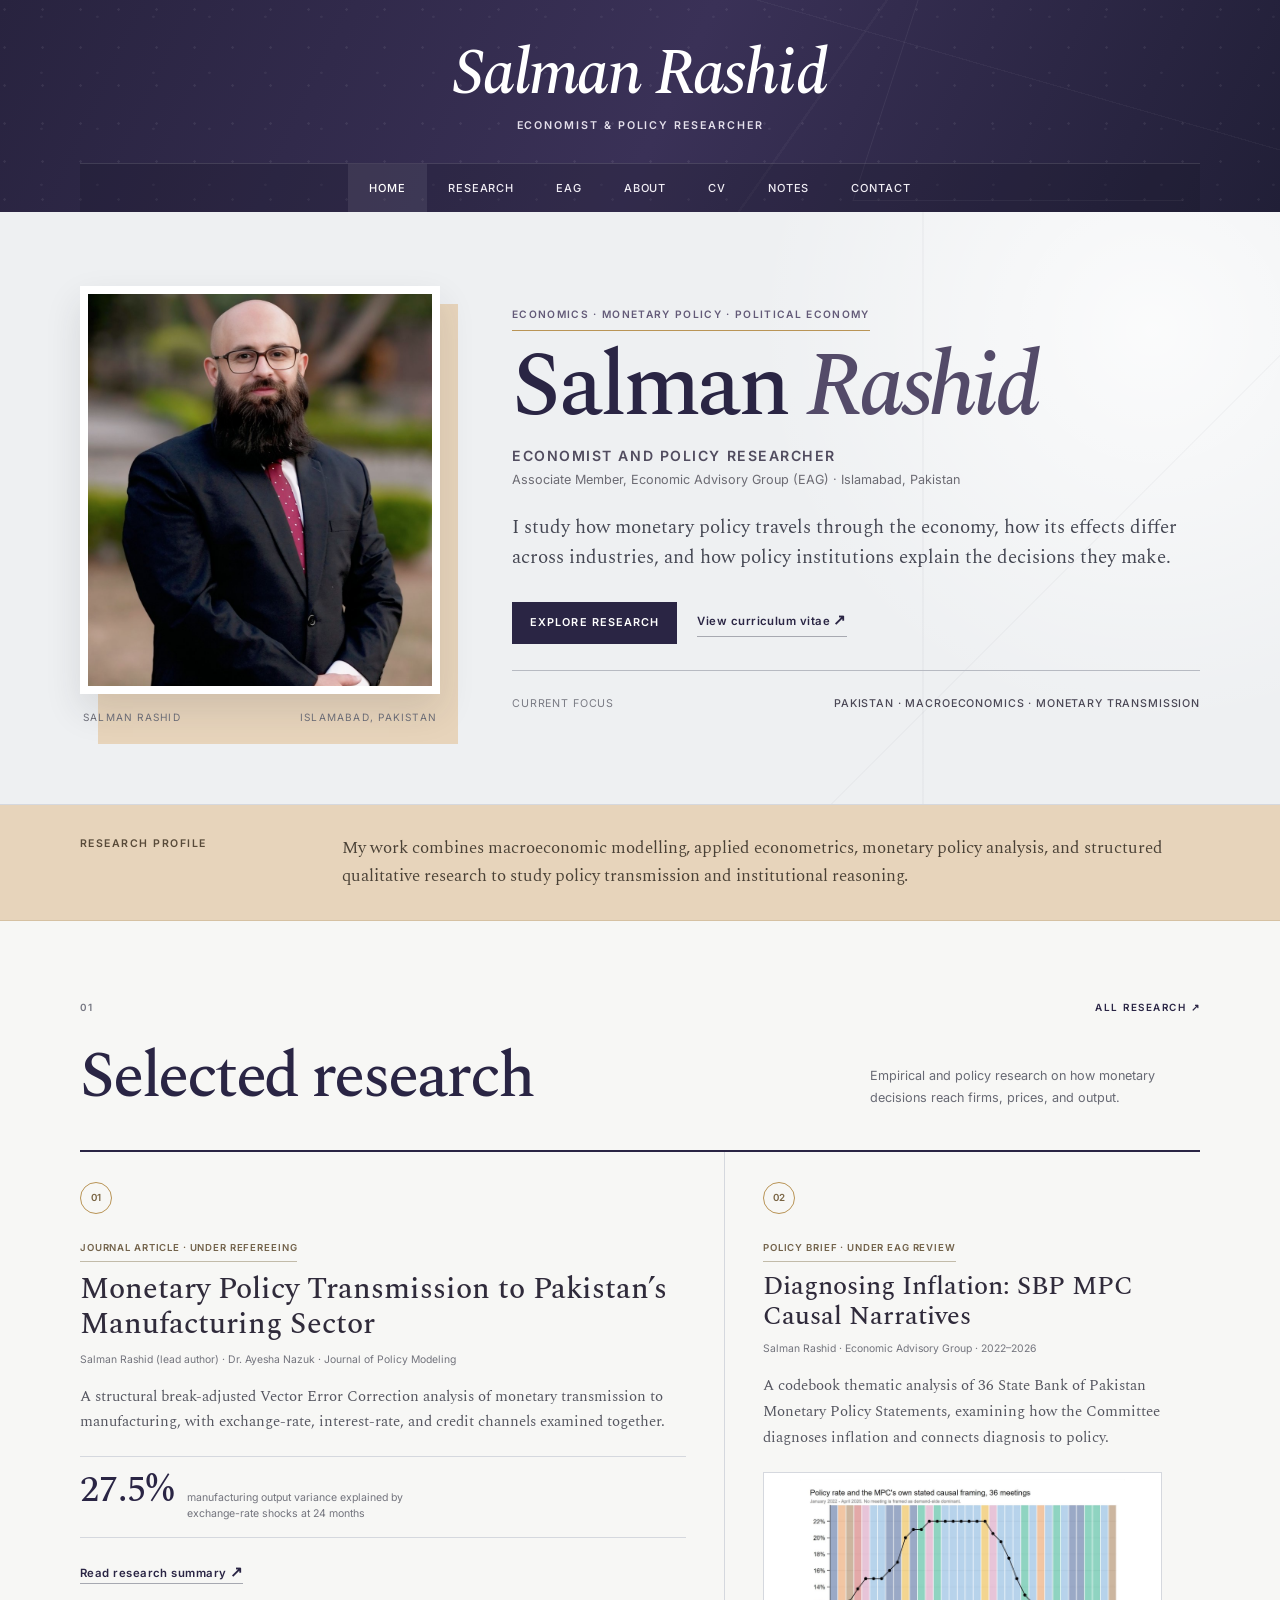
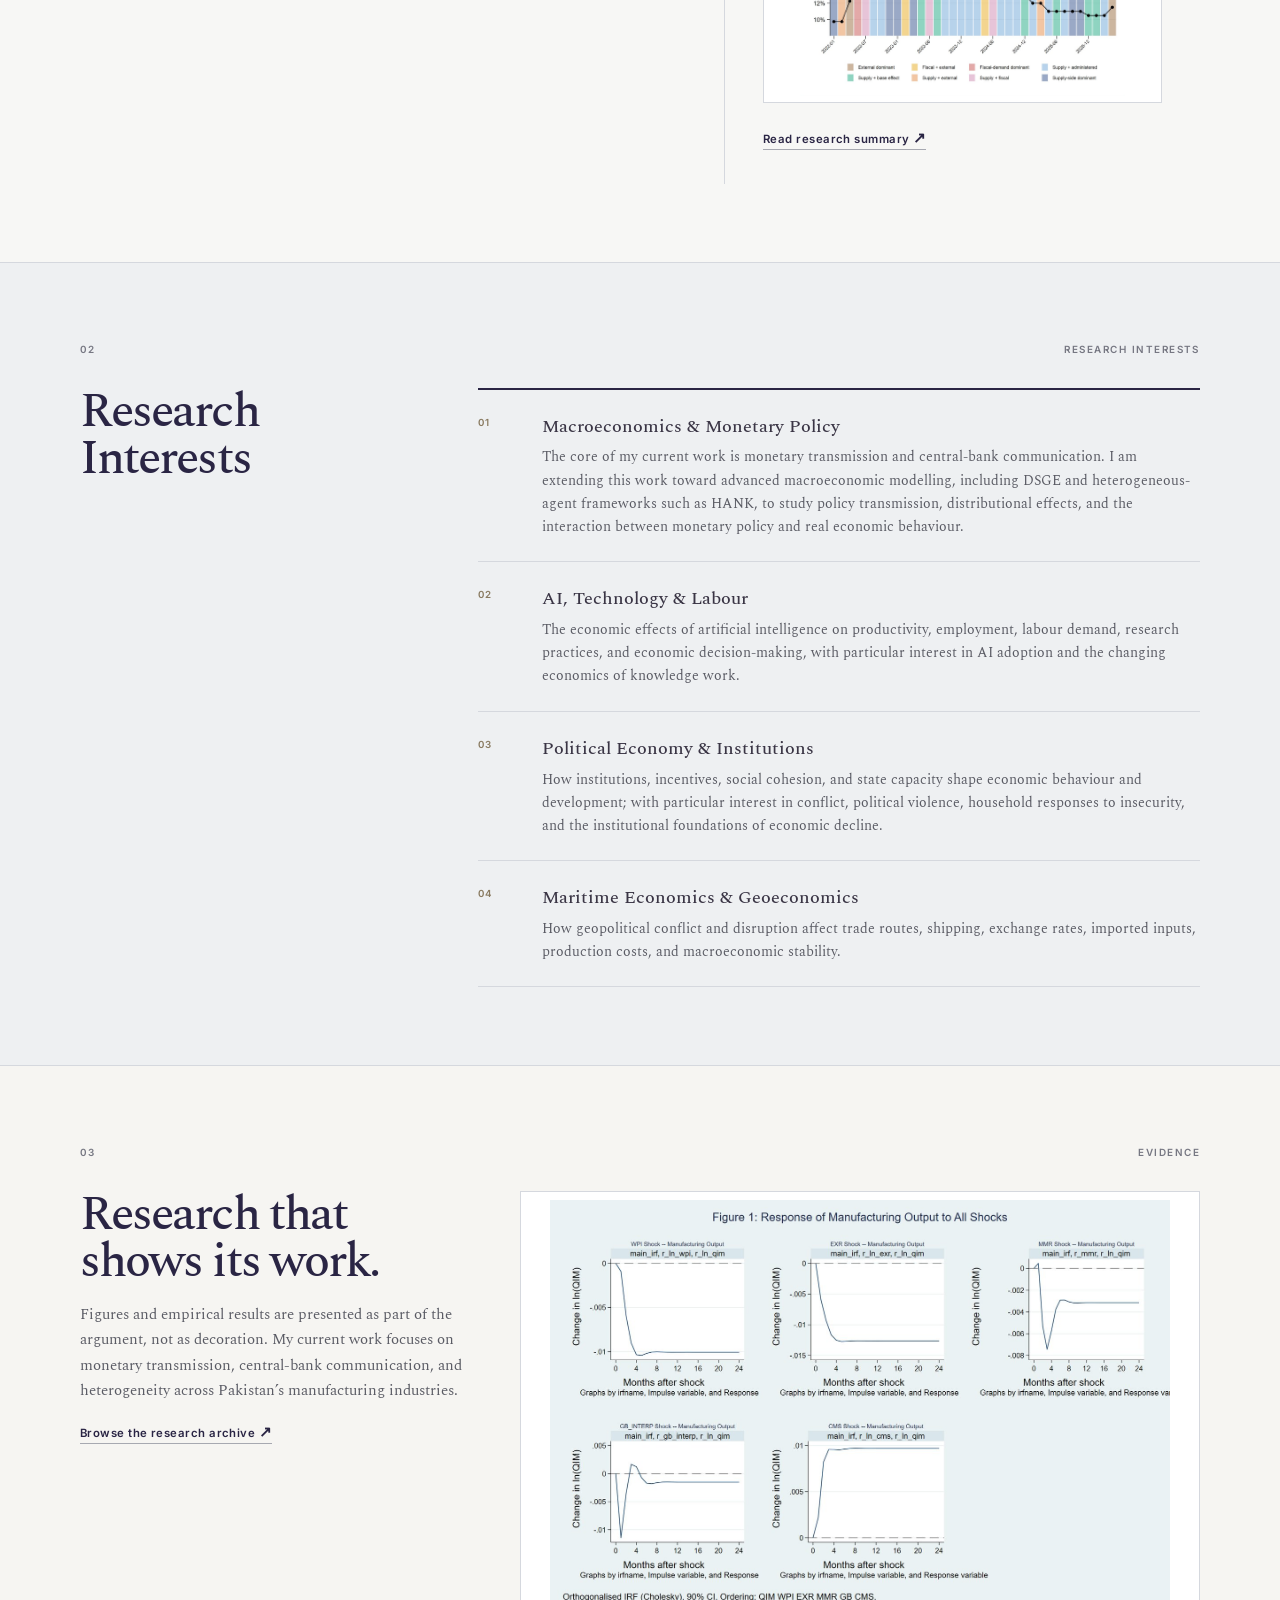
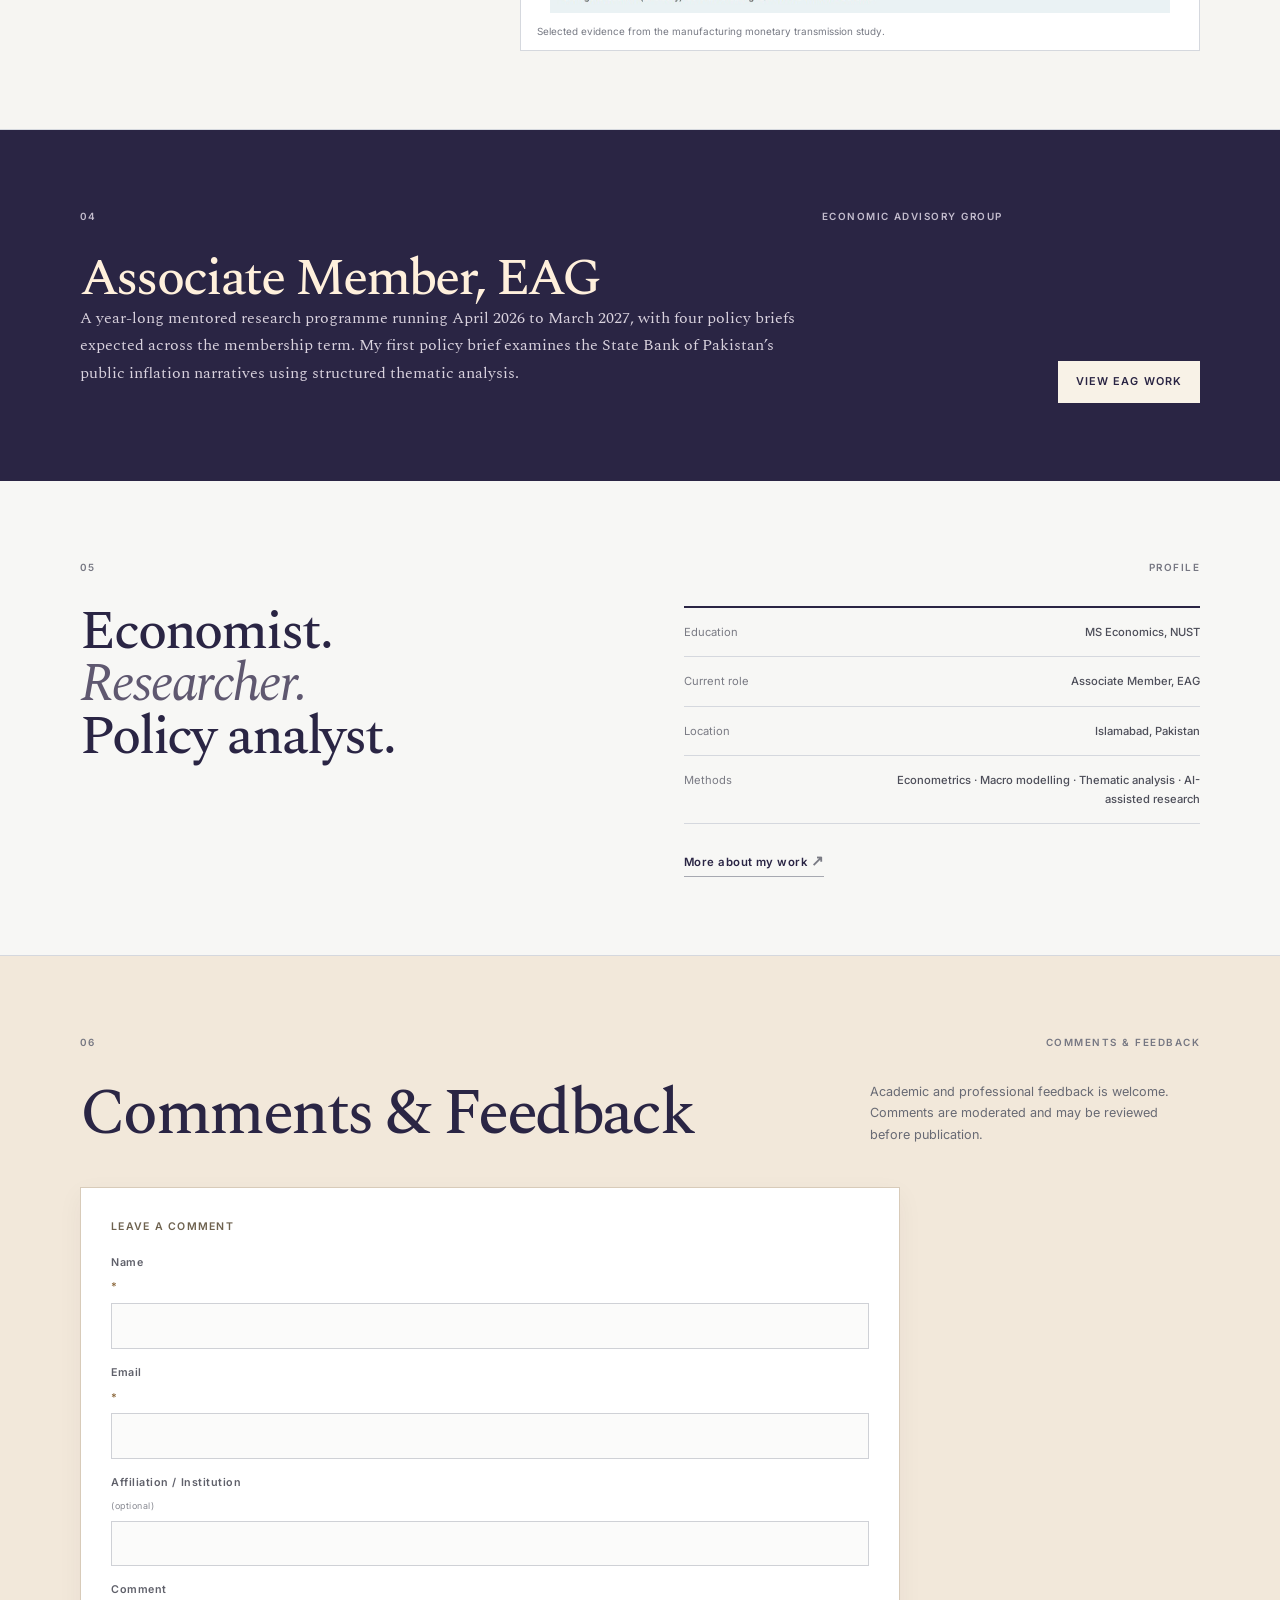
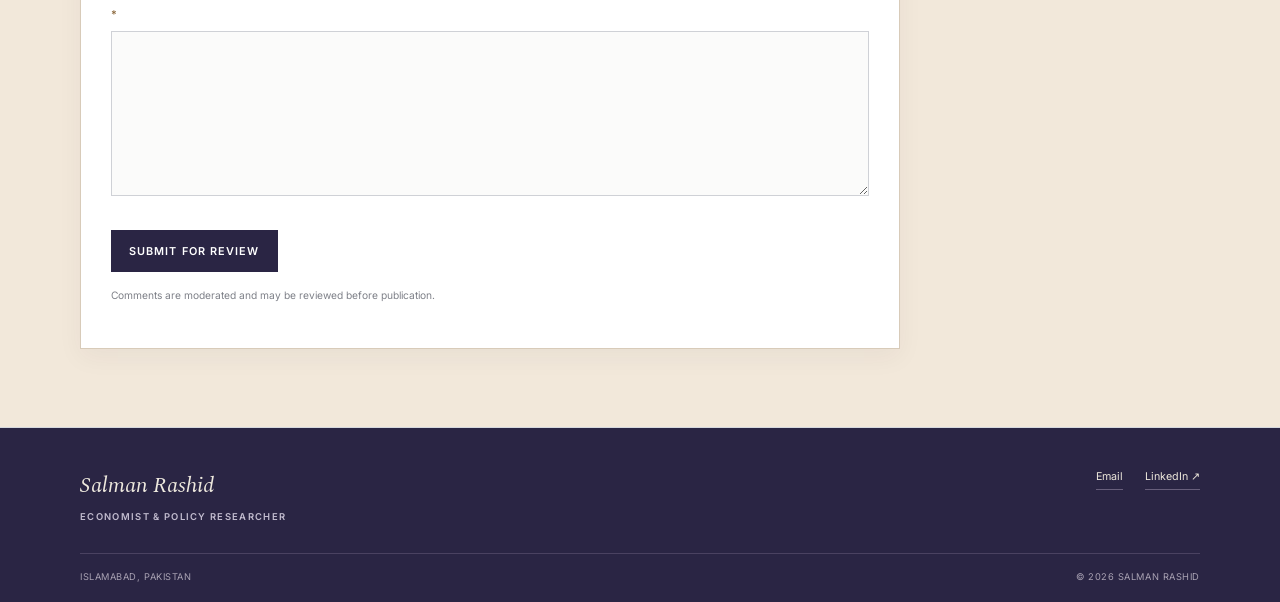
<file: index.html>
<!DOCTYPE html>
<html lang="en">
<head>
<meta charset="UTF-8">
<meta name="viewport" content="width=device-width, initial-scale=1.0">
<title>Salman Rashid | Economist and Policy Researcher</title>
<meta name="description" content="Salman Rashid is an economist and policy researcher working on macroeconomics, monetary policy, political economy, and evidence-based policy research in Pakistan.">
<link rel="stylesheet" href="css/style.css">
</head>
<body>
<header class="site-header">
  <div class="wrap header-inner">
    <a href="index.html" class="brand" aria-label="Salman Rashid home">
      <span class="brand-name">Salman Rashid</span>
      <span class="brand-sub">ECONOMIST &amp; POLICY RESEARCHER</span>
    </a>
    <button class="nav-toggle" aria-label="Toggle navigation" aria-expanded="false">Menu</button>
    <nav class="main-nav" aria-label="Primary navigation">
      <ul>
        <li><a href="index.html" aria-current="page">Home</a></li>
        <li><a href="research.html">Research</a></li>
        <li><a href="eag.html">EAG</a></li>
        <li><a href="about.html">About</a></li>
        <li><a href="cv.html">CV</a></li>
        <li><a href="notes.html">Notes</a></li>
        <li><a href="contact.html">Contact</a></li>
      </ul>
    </nav>
  </div>
</header>

<main>
<section class="hero hero-home">
  <div class="wrap hero-grid">
    <div class="hero-copy">
      <div class="eyebrow">Economics · Monetary Policy · Political Economy</div>
      <h1>Salman <em>Rashid</em></h1>
      <p class="hero-role">Economist and Policy Researcher</p>
      <p class="hero-position">Associate Member, Economic Advisory Group (EAG) · Islamabad, Pakistan</p>
      <p class="hero-lede">I study how monetary policy travels through the economy, how its effects differ across industries, and how policy institutions explain the decisions they make.</p>
      <div class="hero-actions">
        <a class="button button-dark" href="research.html">Explore research</a>
        <a class="text-link" href="cv.html">View curriculum vitae <span>↗</span></a>
      </div>
      <div class="hero-index">
        <span>Current focus</span>
        <strong>Pakistan · Macroeconomics · Monetary transmission</strong>
      </div>
    </div>
    <figure class="portrait-frame">
      <div class="portrait-inner">
        <img src="assets/images/portrait.jpg" alt="Portrait of Salman Rashid">
      </div>
      <figcaption><span>Salman Rashid</span><span>Islamabad, Pakistan</span></figcaption>
    </figure>
  </div>
</section>

<section class="intro-strip">
  <div class="wrap intro-grid">
    <p class="intro-kicker">Research profile</p>
    <p class="intro-text">My work combines macroeconomic modelling, applied econometrics, monetary policy analysis, and structured qualitative research to study policy transmission and institutional reasoning.</p>
  </div>
</section>

<section class="section section-research">
  <div class="wrap">
    <div class="section-topline"><span>01</span><a href="research.html">All research ↗</a></div>
    <div class="section-title-row">
      <h2>Selected research</h2>
      <p>Empirical and policy research on how monetary decisions reach firms, prices, and output.</p>
    </div>

    <div class="featured-research">
      <article class="research-feature primary">
        <div class="research-number">01</div>
        <div>
          <div class="status-line">Journal article · Under refereeing</div>
          <h3>Monetary Policy Transmission to Pakistan’s Manufacturing Sector</h3>
          <p class="research-meta">Salman Rashid (lead author) · Dr. Ayesha Nazuk · Journal of Policy Modeling</p>
          <p>A structural break-adjusted Vector Error Correction analysis of monetary transmission to manufacturing, with exchange-rate, interest-rate, and credit channels examined together.</p>
          <div class="research-evidence"><strong>27.5%</strong><span>manufacturing output variance explained by exchange-rate shocks at 24 months</span></div>
          <a class="text-link" href="research-monetary-transmission.html">Read research summary <span>↗</span></a>
        </div>
      </article>

      <article class="research-feature secondary">
        <div class="research-number">02</div>
        <div>
          <div class="status-line">Policy brief · Under EAG review</div>
          <h3>Diagnosing Inflation: SBP MPC Causal Narratives</h3>
          <p class="research-meta">Salman Rashid · Economic Advisory Group · 2022–2026</p>
          <p>A codebook thematic analysis of 36 State Bank of Pakistan Monetary Policy Statements, examining how the Committee diagnoses inflation and connects diagnosis to policy.</p>
          <figure class="mini-figure"><img src="assets/images/project2-figure-policyrate.jpg" alt="Figure showing the policy rate over the study period"></figure>
          <a class="text-link" href="research-diagnosing-inflation.html">Read research summary <span>↗</span></a>
        </div>
      </article>
    </div>
  </div>
</section>

<section class="section section-interests">
  <div class="wrap">
    <div class="section-topline"><span>02</span><span>Research interests</span></div>
    <div class="interest-layout">
      <h2>Research Interests</h2>
      <div class="interest-list">
        <div class="interest-item"><span>01</span><div><h3>Macroeconomics &amp; Monetary Policy</h3><p>The core of my current work is monetary transmission and central-bank communication. I am extending this work toward advanced macroeconomic modelling, including DSGE and heterogeneous-agent frameworks such as HANK, to study policy transmission, distributional effects, and the interaction between monetary policy and real economic behaviour.</p></div></div>
        <div class="interest-item"><span>02</span><div><h3>AI, Technology &amp; Labour</h3><p>The economic effects of artificial intelligence on productivity, employment, labour demand, research practices, and economic decision-making, with particular interest in AI adoption and the changing economics of knowledge work.</p></div></div>
        <div class="interest-item"><span>03</span><div><h3>Political Economy &amp; Institutions</h3><p>How institutions, incentives, social cohesion, and state capacity shape economic behaviour and development; with particular interest in conflict, political violence, household responses to insecurity, and the institutional foundations of economic decline.</p></div></div>
        <div class="interest-item"><span>04</span><div><h3>Maritime Economics &amp; Geoeconomics</h3><p>How geopolitical conflict and disruption affect trade routes, shipping, exchange rates, imported inputs, production costs, and macroeconomic stability.</p></div></div>
      </div>
    </div>
  </div>
</section>

<section class="section section-evidence">
  <div class="wrap">
    <div class="section-topline"><span>03</span><span>Evidence</span></div>
    <div class="evidence-grid">
      <div class="evidence-copy">
        <h2>Research that shows its work.</h2>
        <p>Figures and empirical results are presented as part of the argument, not as decoration. My current work focuses on monetary transmission, central-bank communication, and heterogeneity across Pakistan’s manufacturing industries.</p>
        <a class="text-link" href="research.html">Browse the research archive <span>↗</span></a>
      </div>
      <figure class="evidence-figure"><img src="assets/images/project1-figure-irf.jpg" alt="Impulse response figure from the manufacturing monetary transmission research"><figcaption>Selected evidence from the manufacturing monetary transmission study.</figcaption></figure>
    </div>
  </div>
</section>

<section class="section section-eag">
  <div class="wrap eag-band">
    <div><div class="section-topline light"><span>04</span><span>Economic Advisory Group</span></div><h2>Associate Member, EAG</h2><p>A year-long mentored research programme running April 2026 to March 2027, with four policy briefs expected across the membership term. My first policy brief examines the State Bank of Pakistan’s public inflation narratives using structured thematic analysis.</p></div>
    <a class="button button-light" href="eag.html">View EAG work</a>
  </div>
</section>

<section class="section section-path">
  <div class="wrap">
    <div class="section-topline"><span>05</span><span>Profile</span></div>
    <div class="profile-grid">
      <div><h2>Economist.<br><em>Researcher.</em><br>Policy analyst.</h2></div>
      <div class="profile-facts">
        <div><span>Education</span><strong>MS Economics, NUST</strong></div>
        <div><span>Current role</span><strong>Associate Member, EAG</strong></div>
        <div><span>Location</span><strong>Islamabad, Pakistan</strong></div>
        <div><span>Methods</span><strong>Econometrics · Macro modelling · Thematic analysis · AI-assisted research</strong></div>
        <a class="text-link" href="about.html">More about my work <span>↗</span></a>
      </div>
    </div>
  </div>
</section>
<section class="section section-feedback" id="comments-feedback">
  <div class="wrap">
    <div class="section-topline"><span>06</span><span>Comments &amp; Feedback</span></div>
    <div class="section-title-row">
      <h2>Comments &amp; Feedback</h2>
      <p>Academic and professional feedback is welcome. Comments are moderated and may be reviewed before publication.</p>
    </div>

    <div class="feedback-grid">
      <div class="feedback-form-card">
        <div class="feedback-label">Leave a comment</div>
        <form id="comment-form" class="comment-form" novalidate>
          <label>Name <span>*</span><input type="text" name="name" autocomplete="name" required maxlength="120"></label>
          <label>Email <span>*</span><input type="email" name="email" autocomplete="email" required maxlength="200"></label>
          <label>Affiliation / Institution <small>(optional)</small><input type="text" name="affiliation" autocomplete="organization" maxlength="180"></label>
          <label>Comment <span>*</span><textarea name="comment" rows="7" required maxlength="4000"></textarea></label>
          <div class="hp-field" aria-hidden="true">
            <label>Website<input type="text" name="website" tabindex="-1" autocomplete="off"></label>
          </div>
          <div class="cf-turnstile" data-sitekey="YOUR_TURNSTILE_SITE_KEY" data-theme="light"></div>
          <button type="submit" class="button button-dark">Submit for review</button>
          <p class="form-note">Comments are moderated and may be reviewed before publication.</p>
          <p id="comment-form-status" class="form-status" role="status" aria-live="polite"></p>
        </form>
      </div>
    </div>
  </div>
</section>
</main>

<footer class="site-footer">
  <div class="wrap footer-main">
    <div><div class="footer-name">Salman Rashid</div><div class="footer-role">ECONOMIST &amp; POLICY RESEARCHER</div></div>
    <div class="footer-contact"><a href="mailto:salmann7351@gmail.com">Email</a><a href="https://linkedin.com/in/salman-rashid7351" target="_blank" rel="noopener">LinkedIn ↗</a></div>
  </div>
  <div class="wrap footer-bottom"><span>Islamabad, Pakistan</span><span>© 2026 Salman Rashid</span></div>
</footer>
<script src="https://challenges.cloudflare.com/turnstile/v0/api.js" async defer></script>
<script src="js/main.js"></script>
</body>
</html>
</file>
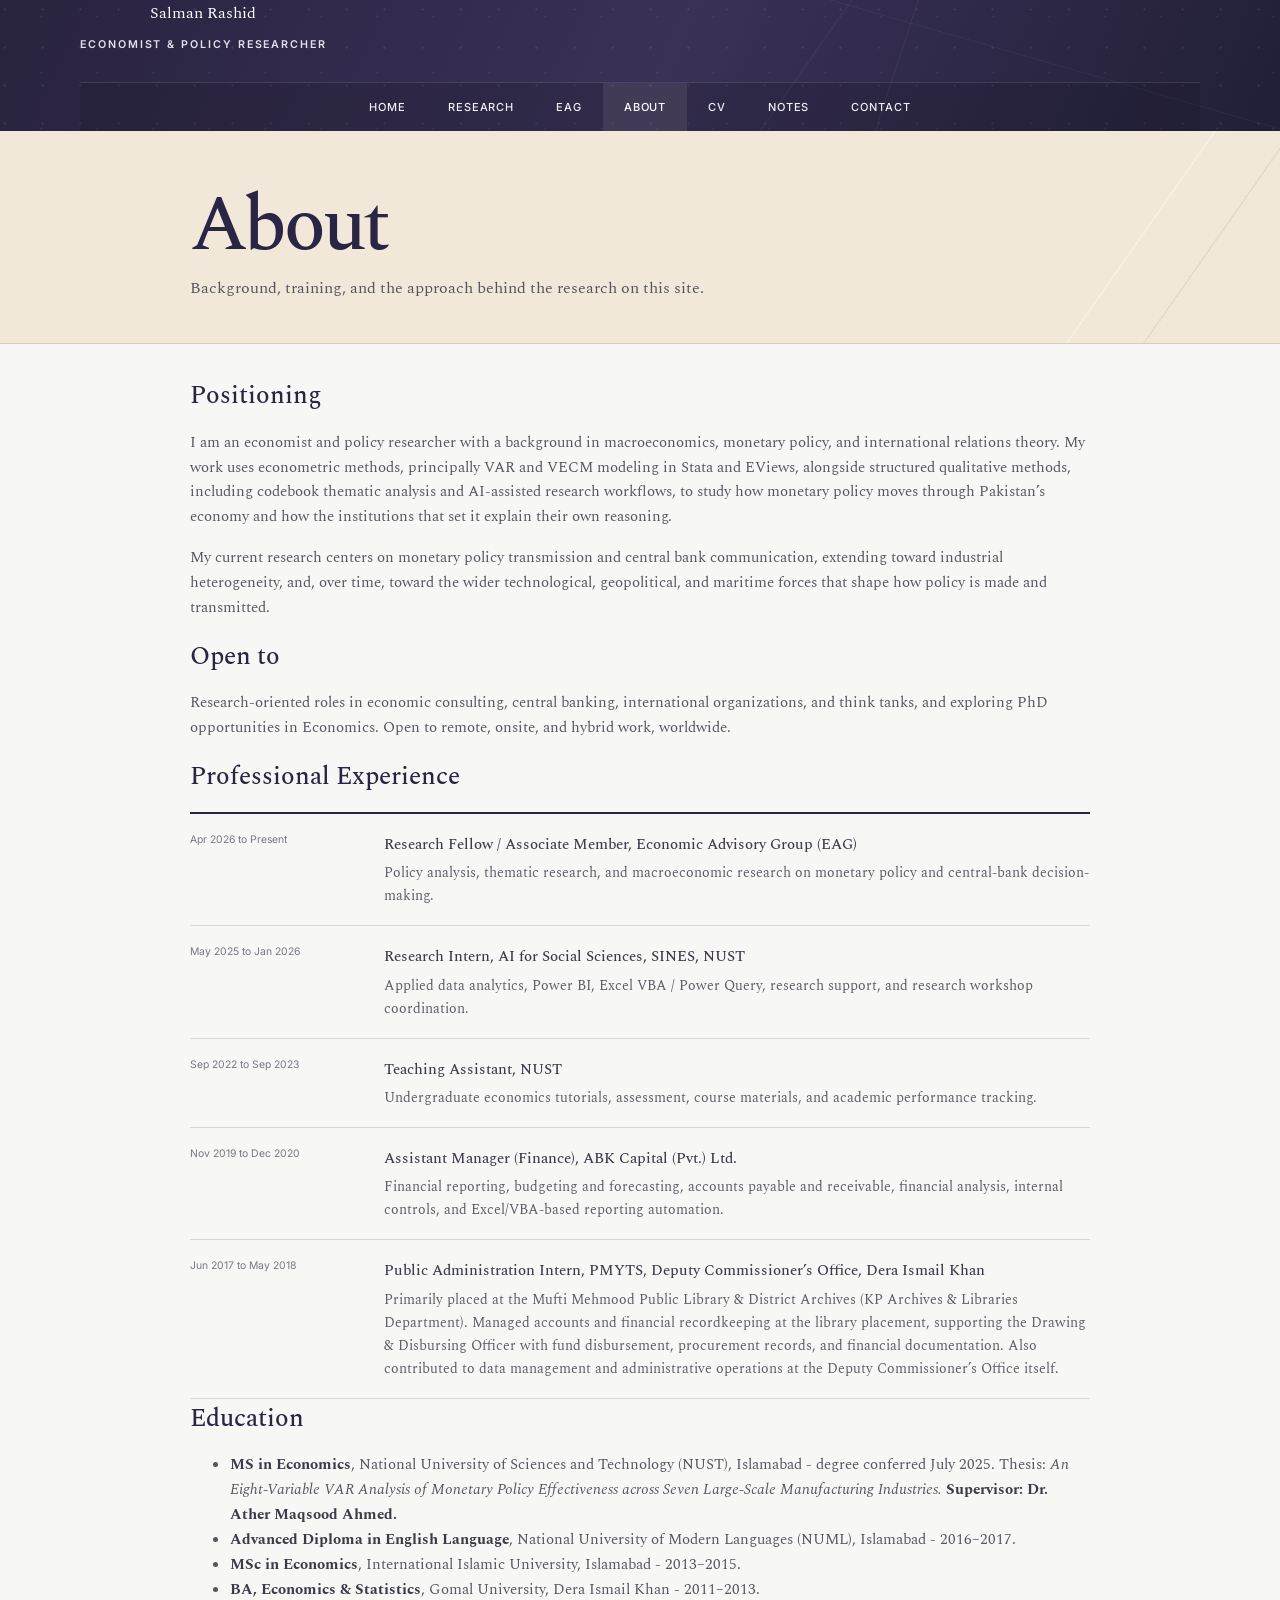
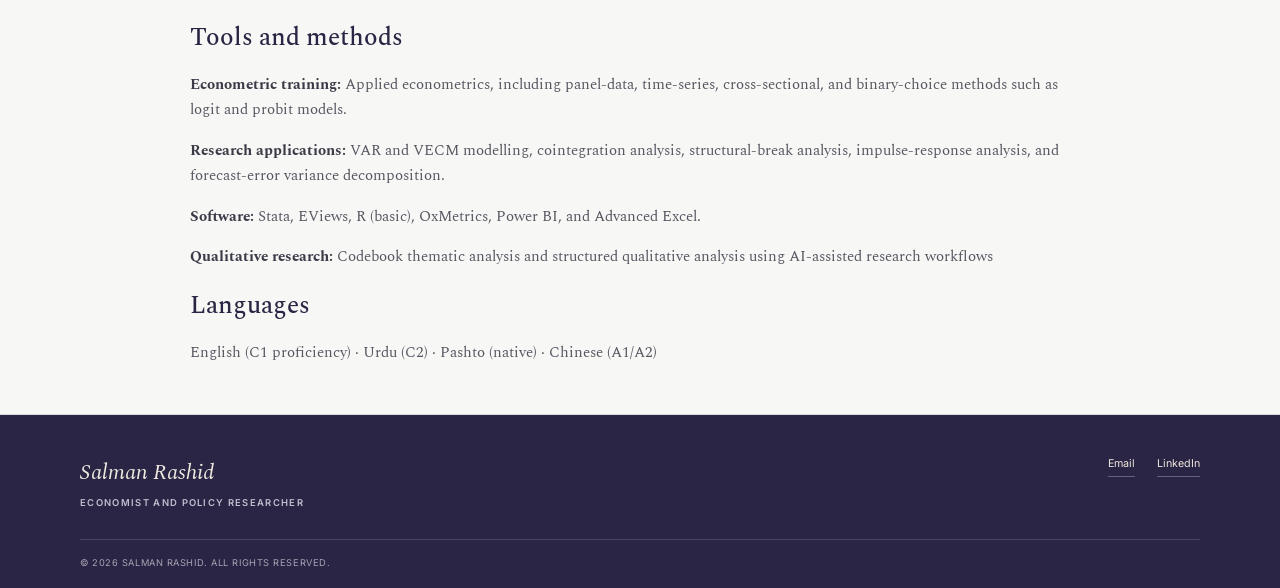
<file: about.html>
<!DOCTYPE html>
<html lang="en">
<head>
<meta charset="UTF-8">
<meta name="viewport" content="width=device-width, initial-scale=1.0">
<title>About | Salman Rashid</title>
<meta name="description" content="Background, education, and research approach of Salman Rashid, economist and policy researcher.">
<link rel="stylesheet" href="css/style.css">
</head>
<body>
<header class="site-header">
  <div class="wrap">
    <a href="index.html" class="brand">Salman Rashid
      <span class="brand-sub">ECONOMIST &amp; POLICY RESEARCHER</span>
    </a>
    <button class="nav-toggle" aria-label="Toggle navigation" aria-expanded="false">Menu</button>
    <nav class="main-nav">
      <ul>
        <li><a href="index.html">Home</a></li>
        <li><a href="research.html">Research</a></li>
        <li><a href="eag.html">EAG</a></li>
        <li><a href="about.html" aria-current="page">About</a></li>
        <li><a href="cv.html">CV</a></li>
        <li><a href="notes.html">Notes</a></li>
        <li><a href="contact.html">Contact</a></li>
      </ul>
    </nav>
  </div>
</header>

<section class="page-head">
  <div class="wrap prose">
    <h1>About</h1>
    <p class="lede">Background, training, and the approach behind the research on this site.</p>
  </div>
</section>

<section class="paper-section" style="max-width:100%;">
  <div class="wrap prose" style="padding:0;">
    <h2>Positioning</h2>
    <p>I am an economist and policy researcher with a background in macroeconomics, monetary policy, and international relations theory. My work uses econometric methods, principally VAR and VECM modeling in Stata and EViews, alongside structured qualitative methods, including codebook thematic analysis and AI-assisted research workflows, to study how monetary policy moves through Pakistan&rsquo;s economy and how the institutions that set it explain their own reasoning.</p>
    <p>My current research centers on monetary policy transmission and central bank communication, extending toward industrial heterogeneity, and, over time, toward the wider technological, geopolitical, and maritime forces that shape how policy is made and transmitted.</p>

    <h2>Open to</h2>
    <p>Research-oriented roles in economic consulting, central banking, international organizations, and think tanks, and exploring PhD opportunities in Economics. Open to remote, onsite, and hybrid work, worldwide.</p>

    <h2>Professional Experience</h2>
    <div class="timeline">
      <div class="timeline-item">
        <div class="date">Apr 2026 to Present</div>
        <div><strong>Research Fellow / Associate Member, Economic Advisory Group (EAG)</strong><p>Policy analysis, thematic research, and macroeconomic research on monetary policy and central-bank decision-making.</p></div>
      </div>
      <div class="timeline-item">
        <div class="date">May 2025 to Jan 2026</div>
        <div><strong>Research Intern, AI for Social Sciences, SINES, NUST</strong><p>Applied data analytics, Power BI, Excel VBA / Power Query, research support, and research workshop coordination.</p></div>
      </div>
      <div class="timeline-item">
        <div class="date">Sep 2022 to Sep 2023</div>
        <div><strong>Teaching Assistant, NUST</strong><p>Undergraduate economics tutorials, assessment, course materials, and academic performance tracking.</p></div>
      </div>
      <div class="timeline-item">
        <div class="date">Nov 2019 to Dec 2020</div>
        <div><strong>Assistant Manager (Finance), ABK Capital (Pvt.) Ltd.</strong><p>Financial reporting, budgeting and forecasting, accounts payable and receivable, financial analysis, internal controls, and Excel/VBA-based reporting automation.</p></div>
      </div>
      <div class="timeline-item">
        <div class="date">Jun 2017 to May 2018</div>
        <div><strong>Public Administration Intern, PMYTS, Deputy Commissioner&rsquo;s Office, Dera Ismail Khan</strong><p>Primarily placed at the Mufti Mehmood Public Library &amp; District Archives (KP Archives &amp; Libraries Department). Managed accounts and financial recordkeeping at the library placement, supporting the Drawing &amp; Disbursing Officer with fund disbursement, procurement records, and financial documentation. Also contributed to data management and administrative operations at the Deputy Commissioner&rsquo;s Office itself.</p></div>
      </div>
    </div>

    <h2>Education</h2>
    <ul>
      <li><strong>MS in Economics</strong>, National University of Sciences and Technology (NUST), Islamabad - degree conferred July 2025. Thesis: <em>An Eight-Variable VAR Analysis of Monetary Policy Effectiveness across Seven Large-Scale Manufacturing Industries.</em> <strong>Supervisor: Dr. Ather Maqsood Ahmed.</strong></li>
      <li><strong>Advanced Diploma in English Language</strong>, National University of Modern Languages (NUML), Islamabad - 2016–2017.</li>
      <li><strong>MSc in Economics</strong>, International Islamic University, Islamabad - 2013–2015.</li>
      <li><strong>BA, Economics &amp; Statistics</strong>, Gomal University, Dera Ismail Khan - 2011–2013.</li>
    </ul>

    <h2>Tools and methods</h2>
    <p><strong>Econometric training:</strong> Applied econometrics, including panel-data, time-series, cross-sectional, and binary-choice methods such as logit and probit models.</p>
    <p><strong>Research applications:</strong> VAR and VECM modelling, cointegration analysis, structural-break analysis, impulse-response analysis, and forecast-error variance decomposition.</p>
    <p><strong>Software:</strong> Stata, EViews, R (basic), OxMetrics, Power BI, and Advanced Excel.</p>
    <p><strong>Qualitative research:</strong> Codebook thematic analysis and structured qualitative analysis using AI-assisted research workflows</p>

    <h2>Languages</h2>
    <p>English (C1 proficiency) &middot; Urdu (C2) &middot; Pashto (native) &middot; Chinese (A1/A2)</p>
  </div>
</section>
<footer class="site-footer">
  <div class="wrap">
    <div>
      <div class="f-brand">Salman Rashid</div>
      <div class="f-role">ECONOMIST AND POLICY RESEARCHER</div>
    </div>
    <div class="f-links">
      <a href="mailto:salmann7351@gmail.com">Email</a>
      <a href="https://linkedin.com/in/salman-rashid7351" target="_blank" rel="noopener">LinkedIn</a>
    </div>
  </div>
  <div class="wrap footer-bottom">
    &copy; 2026 Salman Rashid. All rights reserved.
  </div>
</footer>
<script src="js/main.js"></script>
</body>
</html>
</file>
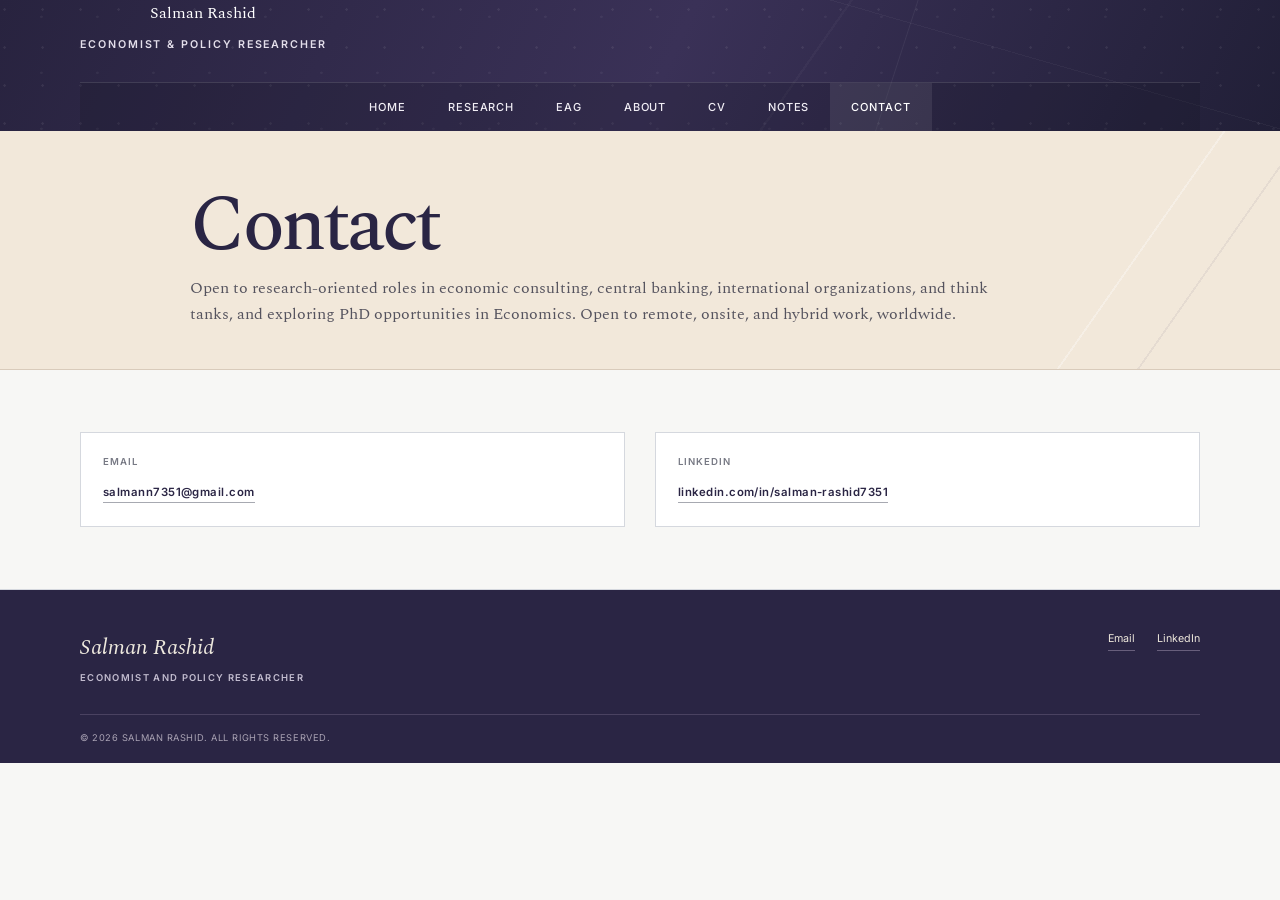
<file: contact.html>
<!DOCTYPE html>
<html lang="en">
<head>
<meta charset="UTF-8">
<meta name="viewport" content="width=device-width, initial-scale=1.0">
<title>Contact | Salman Rashid</title>
<meta name="description" content="Get in touch with Salman Rashid, economist and policy researcher.">
<link rel="stylesheet" href="css/style.css">
</head>
<body>
<header class="site-header">
  <div class="wrap">
    <a href="index.html" class="brand">Salman Rashid
      <span class="brand-sub">ECONOMIST &amp; POLICY RESEARCHER</span>
    </a>
    <button class="nav-toggle" aria-label="Toggle navigation" aria-expanded="false">Menu</button>
    <nav class="main-nav">
      <ul>
        <li><a href="index.html">Home</a></li>
        <li><a href="research.html">Research</a></li>
        <li><a href="eag.html">EAG</a></li>
        <li><a href="about.html">About</a></li>
        <li><a href="cv.html">CV</a></li>
        <li><a href="notes.html">Notes</a></li>
        <li><a href="contact.html" aria-current="page">Contact</a></li>
      </ul>
    </nav>
  </div>
</header>

<section class="page-head">
  <div class="wrap prose">
    <h1>Contact</h1>
    <p class="lede">Open to research-oriented roles in economic consulting, central banking, international organizations, and think tanks, and exploring PhD opportunities in Economics. Open to remote, onsite, and hybrid work, worldwide.</p>
  </div>
</section>

<section class="block">
  <div class="wrap">
    <div class="contact-grid">
      <div class="contact-item">
        <div class="label">EMAIL</div>
        <div class="value"><a class="link" href="mailto:salmann7351@gmail.com">salmann7351@gmail.com</a></div>
      </div>
      <div class="contact-item">
        <div class="label">LINKEDIN</div>
        <div class="value"><a class="link" href="https://linkedin.com/in/salman-rashid7351" target="_blank" rel="noopener">linkedin.com/in/salman-rashid7351</a></div>
      </div>
    </div>
  </div>
</section>
<footer class="site-footer">
  <div class="wrap">
    <div>
      <div class="f-brand">Salman Rashid</div>
      <div class="f-role">ECONOMIST AND POLICY RESEARCHER</div>
    </div>
    <div class="f-links">
      <a href="mailto:salmann7351@gmail.com">Email</a>
      <a href="https://linkedin.com/in/salman-rashid7351" target="_blank" rel="noopener">LinkedIn</a>
    </div>
  </div>
  <div class="wrap footer-bottom">
    &copy; 2026 Salman Rashid. All rights reserved.
  </div>
</footer>
<script src="js/main.js"></script>
</body>
</html>
</file>
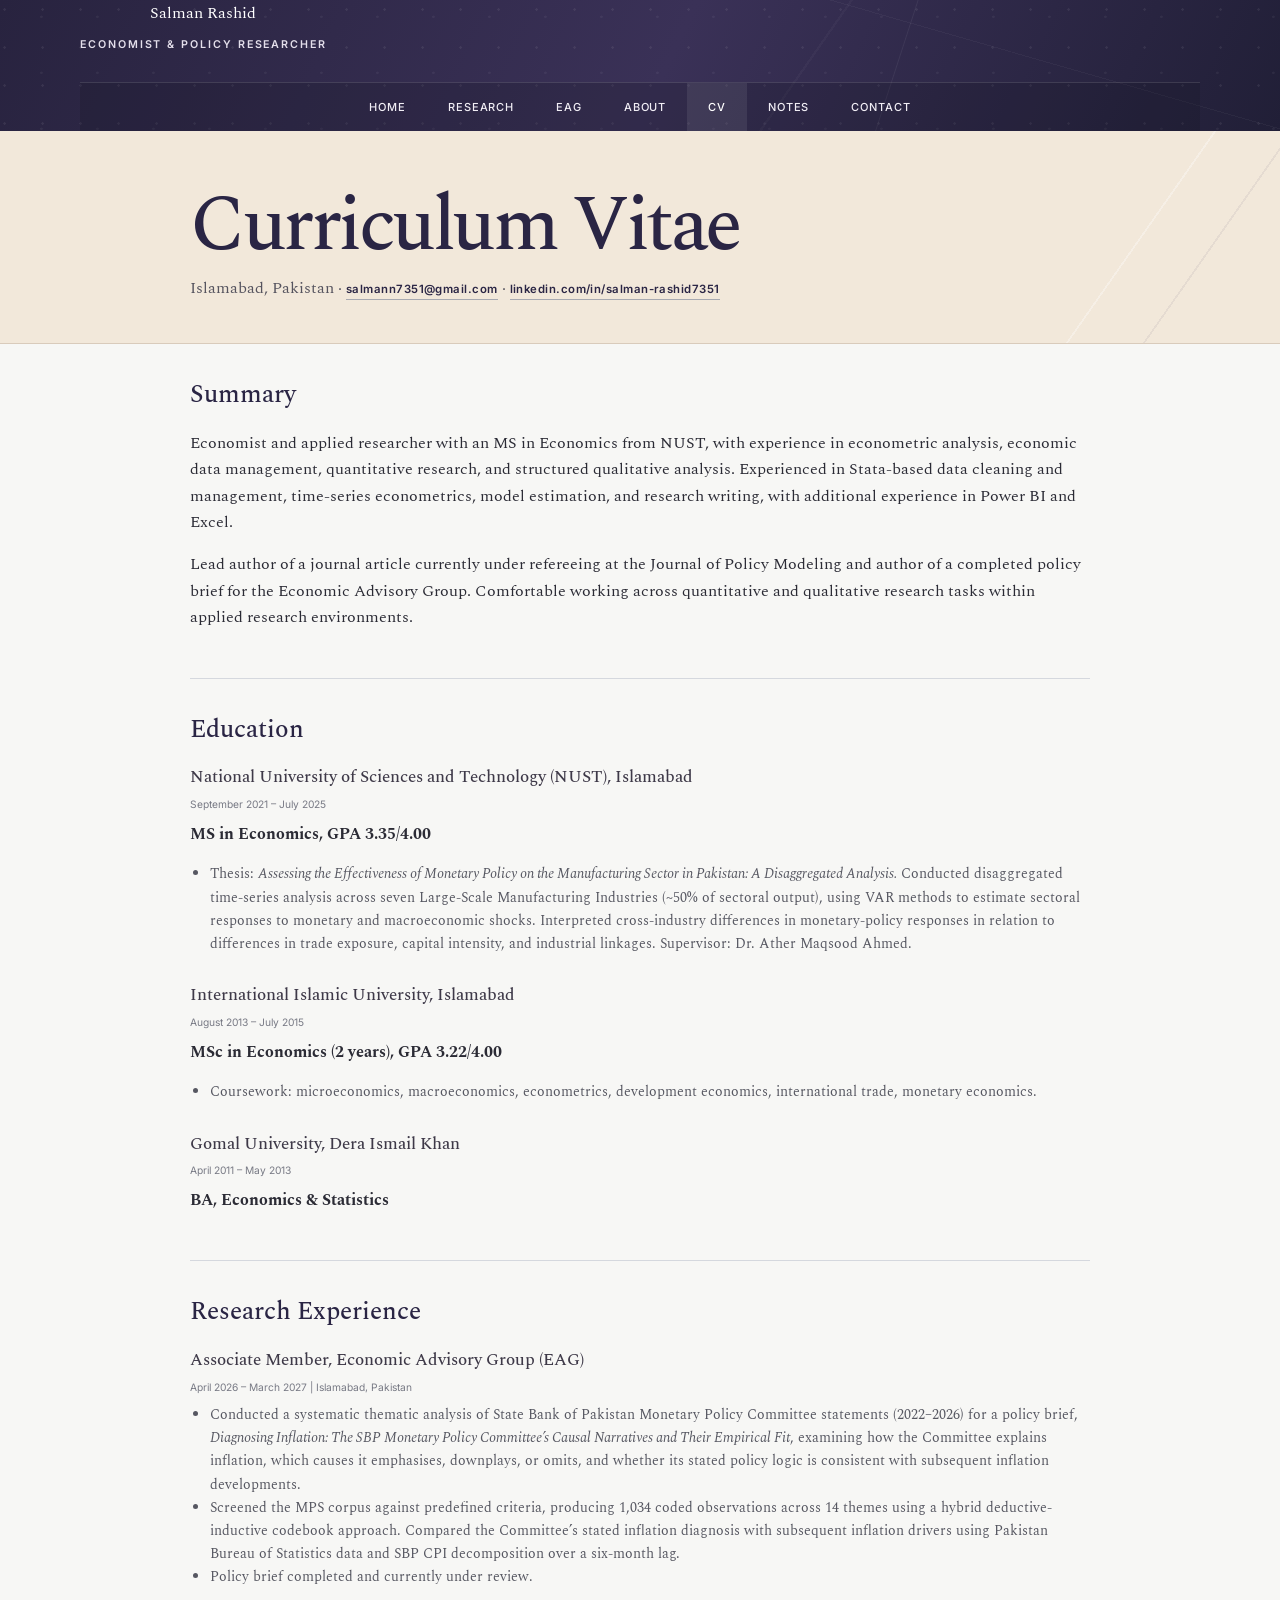
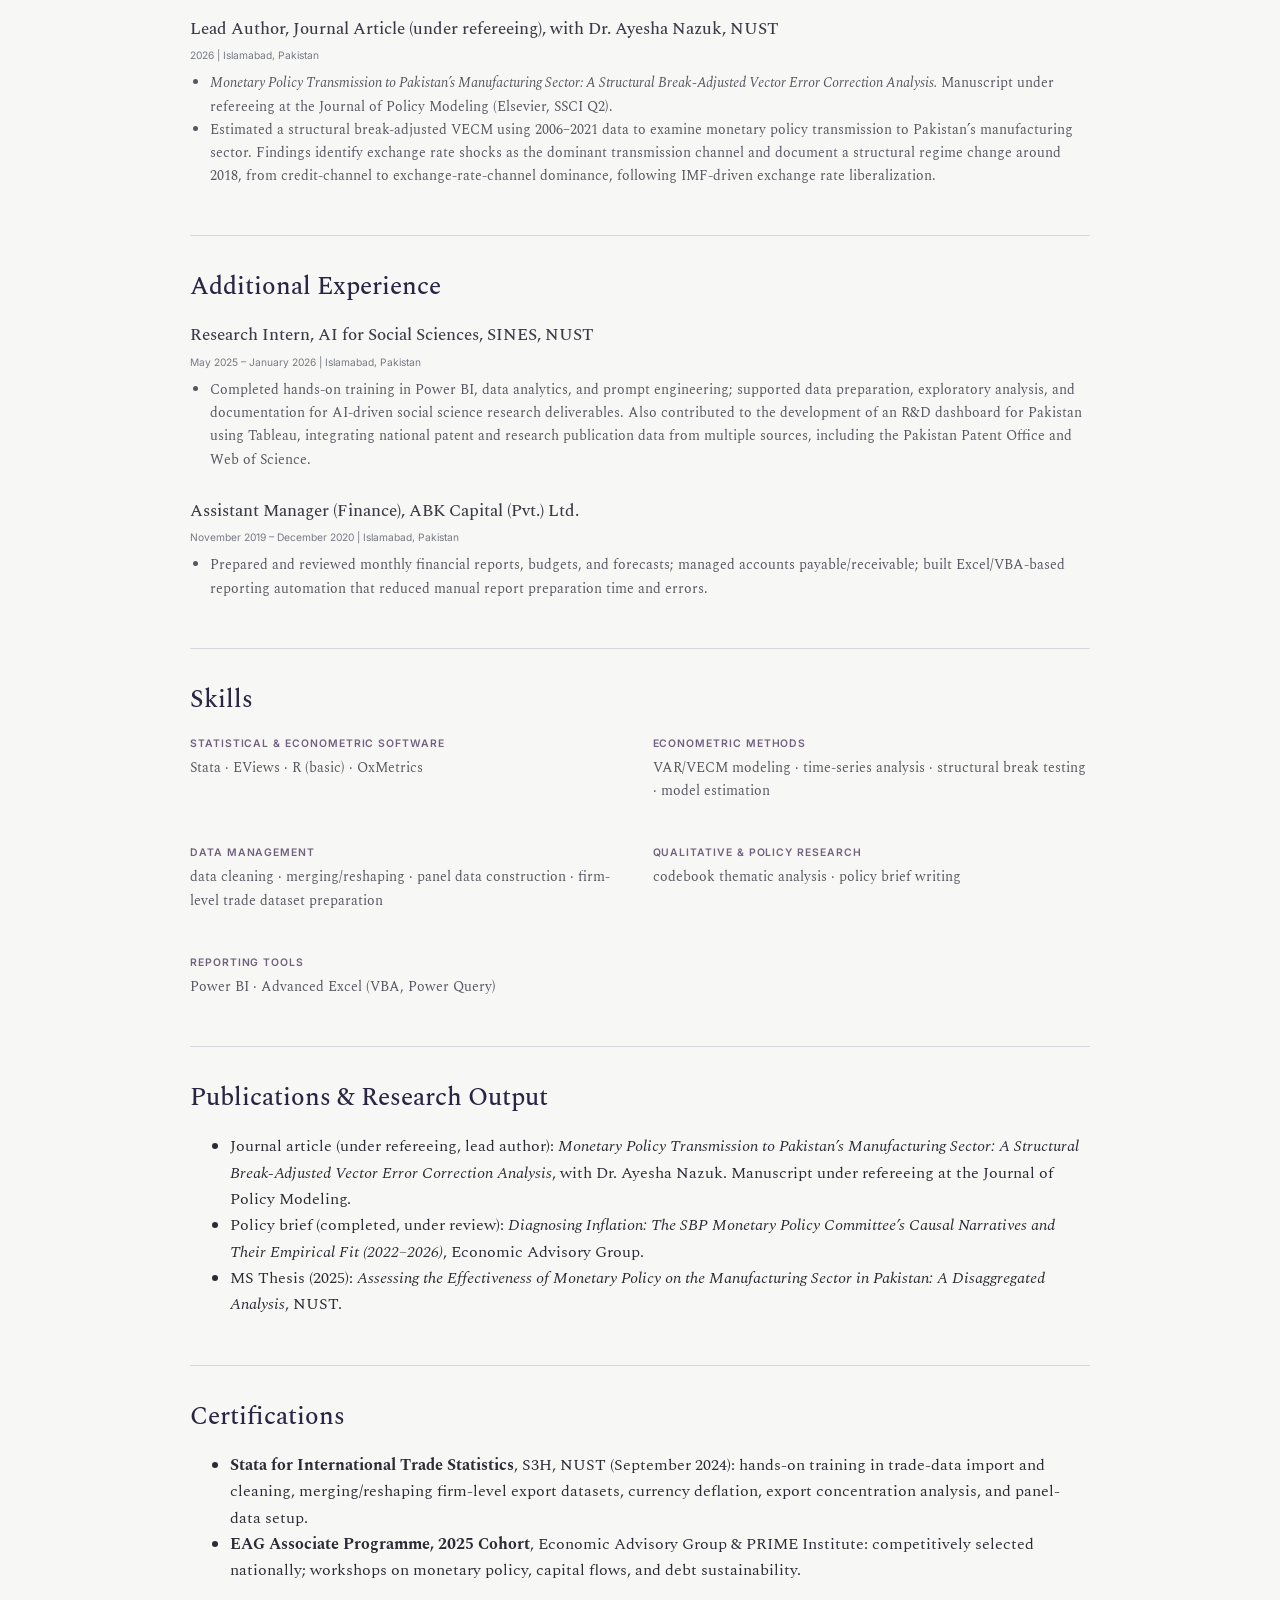
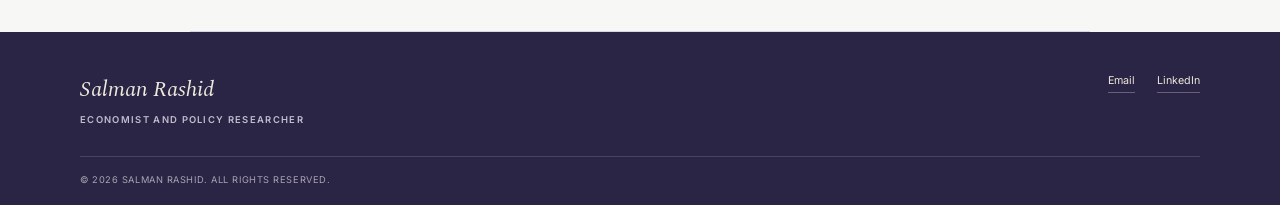
<file: cv.html>
<!DOCTYPE html>
<html lang="en">
<head>
<meta charset="UTF-8">
<meta name="viewport" content="width=device-width, initial-scale=1.0">
<title>CV - Salman Rashid</title>
<meta name="description" content="Curriculum vitae of Salman Rashid: economist and policy researcher, EAG Associate Member.">
<link rel="stylesheet" href="css/style.css">
</head>
<body>
<header class="site-header">
  <div class="wrap">
    <a href="index.html" class="brand">Salman Rashid
      <span class="brand-sub">ECONOMIST &amp; POLICY RESEARCHER</span>
    </a>
    <button class="nav-toggle" aria-label="Toggle navigation" aria-expanded="false">Menu</button>
    <nav class="main-nav">
      <ul>
        <li><a href="index.html">Home</a></li>
        <li><a href="research.html">Research</a></li>
        <li><a href="eag.html">EAG</a></li>
        <li><a href="about.html">About</a></li>
        <li><a href="cv.html" aria-current="page">CV</a></li>
        <li><a href="notes.html">Notes</a></li>
        <li><a href="contact.html">Contact</a></li>
      </ul>
    </nav>
  </div>
</header>

<section class="page-head">
  <div class="wrap prose">
    <h1>Curriculum Vitae</h1>
    <p class="lede">Islamabad, Pakistan &middot; <a class="link" href="mailto:salmann7351@gmail.com">salmann7351@gmail.com</a> &middot; <a class="link" href="https://linkedin.com/in/salman-rashid7351" target="_blank" rel="noopener">linkedin.com/in/salman-rashid7351</a></p>
  </div>
</section>

<div class="wrap prose">

  <section class="cv-section">
    <h2>Summary</h2>
    <p>Economist and applied researcher with an MS in Economics from NUST, with experience in econometric analysis, economic data management, quantitative research, and structured qualitative analysis. Experienced in Stata-based data cleaning and management, time-series econometrics, model estimation, and research writing, with additional experience in Power BI and Excel.</p>
    <p>Lead author of a journal article currently under refereeing at the Journal of Policy Modeling and author of a completed policy brief for the Economic Advisory Group. Comfortable working across quantitative and qualitative research tasks within applied research environments.</p>
  </section>

  <section class="cv-section">
    <h2>Education</h2>

    <div class="cv-entry">
      <div class="cv-title">National University of Sciences and Technology (NUST), Islamabad</div>
      <div class="cv-meta">September 2021 &ndash; July 2025</div>
      <p><strong>MS in Economics, GPA 3.35/4.00</strong></p>
      <ul>
        <li>Thesis: <em>Assessing the Effectiveness of Monetary Policy on the Manufacturing Sector in Pakistan: A Disaggregated Analysis.</em> Conducted disaggregated time-series analysis across seven Large-Scale Manufacturing Industries (&#126;50% of sectoral output), using VAR methods to estimate sectoral responses to monetary and macroeconomic shocks. Interpreted cross-industry differences in monetary-policy responses in relation to differences in trade exposure, capital intensity, and industrial linkages. Supervisor: Dr. Ather Maqsood Ahmed.</li>
      </ul>
    </div>

    <div class="cv-entry">
      <div class="cv-title">International Islamic University, Islamabad</div>
      <div class="cv-meta">August 2013 &ndash; July 2015</div>
      <p><strong>MSc in Economics (2 years), GPA 3.22/4.00</strong></p>
      <ul>
        <li>Coursework: microeconomics, macroeconomics, econometrics, development economics, international trade, monetary economics.</li>
      </ul>
    </div>

    <div class="cv-entry">
      <div class="cv-title">Gomal University, Dera Ismail Khan</div>
      <div class="cv-meta">April 2011 &ndash; May 2013</div>
      <p><strong>BA, Economics &amp; Statistics</strong></p>
    </div>
  </section>

  <section class="cv-section">
    <h2>Research Experience</h2>

    <div class="cv-entry">
      <div class="cv-title">Associate Member, Economic Advisory Group (EAG)</div>
      <div class="cv-meta">April 2026 &ndash; March 2027 | Islamabad, Pakistan</div>
      <ul>
        <li>Conducted a systematic thematic analysis of State Bank of Pakistan Monetary Policy Committee statements (2022&ndash;2026) for a policy brief, <em>Diagnosing Inflation: The SBP Monetary Policy Committee&rsquo;s Causal Narratives and Their Empirical Fit</em>, examining how the Committee explains inflation, which causes it emphasises, downplays, or omits, and whether its stated policy logic is consistent with subsequent inflation developments.</li>
        <li>Screened the MPS corpus against predefined criteria, producing 1,034 coded observations across 14 themes using a hybrid deductive-inductive codebook approach. Compared the Committee&rsquo;s stated inflation diagnosis with subsequent inflation drivers using Pakistan Bureau of Statistics data and SBP CPI decomposition over a six-month lag.</li>
        <li>Policy brief completed and currently under review.</li>
      </ul>
    </div>

    <div class="cv-entry">
      <div class="cv-title">Lead Author, Journal Article (under refereeing), with Dr. Ayesha Nazuk, NUST</div>
      <div class="cv-meta">2026 | Islamabad, Pakistan</div>
      <ul>
        <li><em>Monetary Policy Transmission to Pakistan&rsquo;s Manufacturing Sector: A Structural Break-Adjusted Vector Error Correction Analysis.</em> Manuscript under refereeing at the Journal of Policy Modeling (Elsevier, SSCI Q2).</li>
        <li>Estimated a structural break-adjusted VECM using 2006&ndash;2021 data to examine monetary policy transmission to Pakistan&rsquo;s manufacturing sector. Findings identify exchange rate shocks as the dominant transmission channel and document a structural regime change around 2018, from credit-channel to exchange-rate-channel dominance, following IMF-driven exchange rate liberalization.</li>
      </ul>
    </div>
  </section>

  <section class="cv-section">
    <h2>Additional Experience</h2>

    <div class="cv-entry">
      <div class="cv-title">Research Intern, AI for Social Sciences, SINES, NUST</div>
      <div class="cv-meta">May 2025 &ndash; January 2026 | Islamabad, Pakistan</div>
      <ul>
        <li>Completed hands-on training in Power BI, data analytics, and prompt engineering; supported data preparation, exploratory analysis, and documentation for AI-driven social science research deliverables. Also contributed to the development of an R&amp;D dashboard for Pakistan using Tableau, integrating national patent and research publication data from multiple sources, including the Pakistan Patent Office and Web of Science.</li>
      </ul>
    </div>

    <div class="cv-entry">
      <div class="cv-title">Assistant Manager (Finance), ABK Capital (Pvt.) Ltd.</div>
      <div class="cv-meta">November 2019 &ndash; December 2020 | Islamabad, Pakistan</div>
      <ul>
        <li>Prepared and reviewed monthly financial reports, budgets, and forecasts; managed accounts payable/receivable; built Excel/VBA-based reporting automation that reduced manual report preparation time and errors.</li>
      </ul>
    </div>
  </section>

  <section class="cv-section">
    <h2>Skills</h2>
    <div class="skills-grid">
      <div>
        <h4>Statistical &amp; Econometric Software</h4>
        <p>Stata &middot; EViews &middot; R (basic) &middot; OxMetrics</p>
      </div>
      <div>
        <h4>Econometric Methods</h4>
        <p>VAR/VECM modeling &middot; time-series analysis &middot; structural break testing &middot; model estimation</p>
      </div>
      <div>
        <h4>Data Management</h4>
        <p>data cleaning &middot; merging/reshaping &middot; panel data construction &middot; firm-level trade dataset preparation</p>
      </div>
      <div>
        <h4>Qualitative &amp; Policy Research</h4>
        <p>codebook thematic analysis &middot; policy brief writing</p>
      </div>
      <div>
        <h4>Reporting Tools</h4>
        <p>Power BI &middot; Advanced Excel (VBA, Power Query)</p>
      </div>
    </div>
  </section>

  <section class="cv-section">
    <h2>Publications &amp; Research Output</h2>
    <ul>
      <li>Journal article (under refereeing, lead author): <em>Monetary Policy Transmission to Pakistan&rsquo;s Manufacturing Sector: A Structural Break-Adjusted Vector Error Correction Analysis</em>, with Dr. Ayesha Nazuk. Manuscript under refereeing at the Journal of Policy Modeling.</li>
      <li>Policy brief (completed, under review): <em>Diagnosing Inflation: The SBP Monetary Policy Committee&rsquo;s Causal Narratives and Their Empirical Fit (2022&ndash;2026)</em>, Economic Advisory Group.</li>
      <li>MS Thesis (2025): <em>Assessing the Effectiveness of Monetary Policy on the Manufacturing Sector in Pakistan: A Disaggregated Analysis</em>, NUST.</li>
    </ul>
  </section>

  <section class="cv-section">
    <h2>Certifications</h2>
    <ul>
      <li><strong>Stata for International Trade Statistics</strong>, S3H, NUST (September 2024): hands-on training in trade-data import and cleaning, merging/reshaping firm-level export datasets, currency deflation, export concentration analysis, and panel-data setup.</li>
      <li><strong>EAG Associate Programme, 2025 Cohort</strong>, Economic Advisory Group &amp; PRIME Institute: competitively selected nationally; workshops on monetary policy, capital flows, and debt sustainability.</li>
    </ul>
  </section>

</div>
<footer class="site-footer">
  <div class="wrap">
    <div>
      <div class="f-brand">Salman Rashid</div>
      <div class="f-role">ECONOMIST AND POLICY RESEARCHER</div>
    </div>
    <div class="f-links">
      <a href="mailto:salmann7351@gmail.com">Email</a>
      <a href="https://linkedin.com/in/salman-rashid7351" target="_blank" rel="noopener">LinkedIn</a>
    </div>
  </div>
  <div class="wrap footer-bottom">
    &copy; 2026 Salman Rashid. All rights reserved.
  </div>
</footer>
<script src="js/main.js"></script>
</body>
</html>
</file>
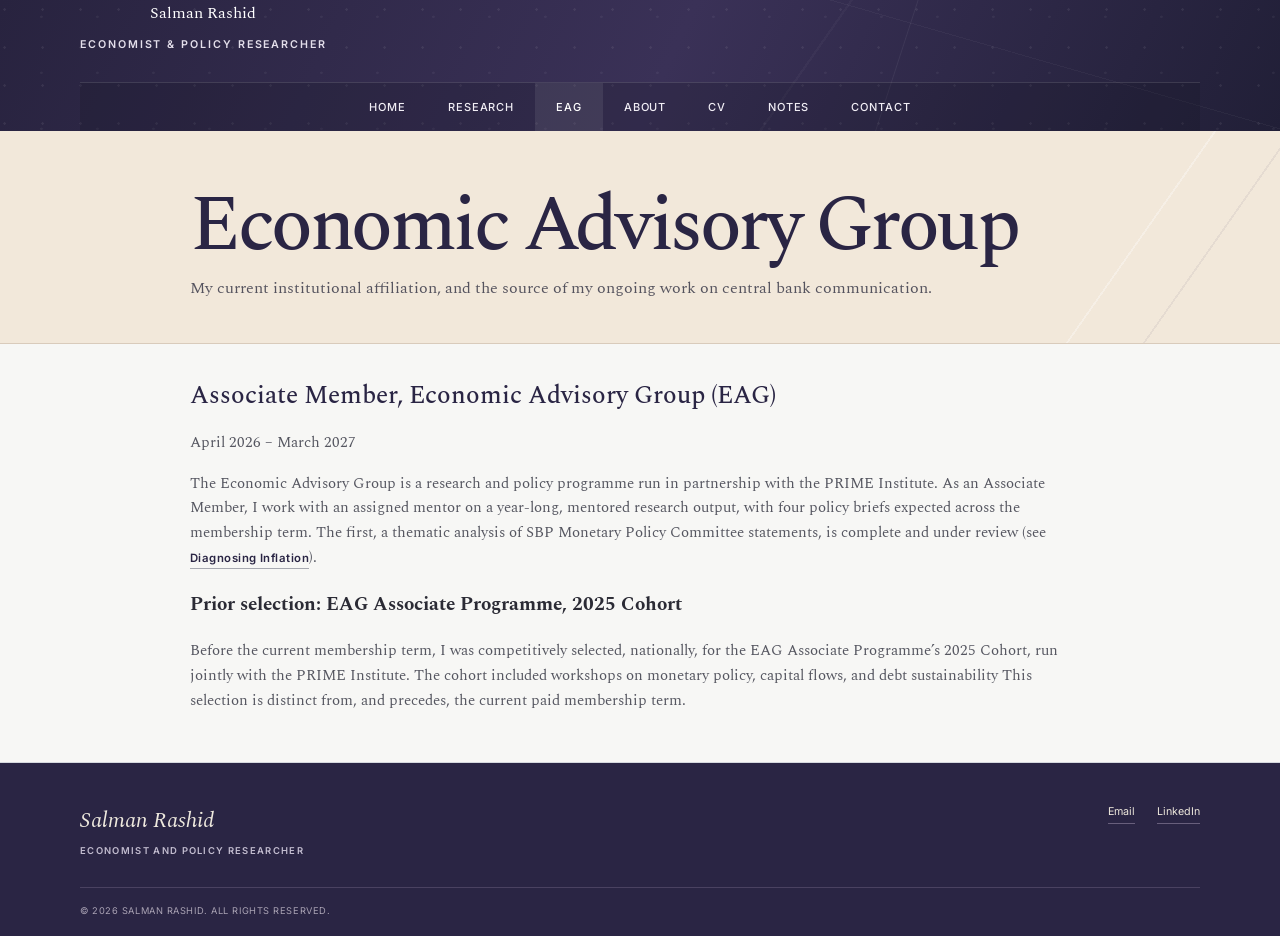
<file: eag.html>
<!DOCTYPE html>
<html lang="en">
<head>
<meta charset="UTF-8">
<meta name="viewport" content="width=device-width, initial-scale=1.0">
<title>Economic Advisory Group | Salman Rashid</title>
<meta name="description" content="Salman Rashid's role as Associate Member of the Economic Advisory Group (EAG), 2026-2027.">
<link rel="stylesheet" href="css/style.css">
</head>
<body>
<header class="site-header">
  <div class="wrap">
    <a href="index.html" class="brand">Salman Rashid
      <span class="brand-sub">ECONOMIST &amp; POLICY RESEARCHER</span>
    </a>
    <button class="nav-toggle" aria-label="Toggle navigation" aria-expanded="false">Menu</button>
    <nav class="main-nav">
      <ul>
        <li><a href="index.html">Home</a></li>
        <li><a href="research.html">Research</a></li>
        <li><a href="eag.html" aria-current="page">EAG</a></li>
        <li><a href="about.html">About</a></li>
        <li><a href="cv.html">CV</a></li>
        <li><a href="notes.html">Notes</a></li>
        <li><a href="contact.html">Contact</a></li>
      </ul>
    </nav>
  </div>
</header>

<section class="page-head">
  <div class="wrap prose">
    <h1>Economic Advisory Group</h1>
    <p class="lede">My current institutional affiliation, and the source of my ongoing work on central bank communication.</p>
  </div>
</section>

<section class="paper-section" style="max-width: 100%;">
  <div class="wrap prose" style="padding: 0;">
    <h2>Associate Member, Economic Advisory Group (EAG)</h2>
    <p class="meta">April 2026 &ndash; March 2027</p>
    <p>The Economic Advisory Group is a research and policy programme run in partnership with the PRIME Institute. As an Associate Member, I work with an assigned mentor on a year-long, mentored research output, with four policy briefs expected across the membership term. The first, a thematic analysis of SBP Monetary Policy Committee statements, is complete and under review (see <a class="link" href="research-diagnosing-inflation.html">Diagnosing Inflation</a>).</p>

    <h3>Prior selection: EAG Associate Programme, 2025 Cohort</h3>
    <p>Before the current membership term, I was competitively selected, nationally, for the EAG Associate Programme&rsquo;s 2025 Cohort, run jointly with the PRIME Institute. The cohort included workshops on monetary policy, capital flows, and debt sustainability This selection is distinct from, and precedes, the current paid membership term.</p>
  </div>
</section>
<footer class="site-footer">
  <div class="wrap">
    <div>
      <div class="f-brand">Salman Rashid</div>
      <div class="f-role">ECONOMIST AND POLICY RESEARCHER</div>
    </div>
    <div class="f-links">
      <a href="mailto:salmann7351@gmail.com">Email</a>
      <a href="https://linkedin.com/in/salman-rashid7351" target="_blank" rel="noopener">LinkedIn</a>
    </div>
  </div>
  <div class="wrap footer-bottom">
    &copy; 2026 Salman Rashid. All rights reserved.
  </div>
</footer>
<script src="js/main.js"></script>
</body>
</html>
</file>
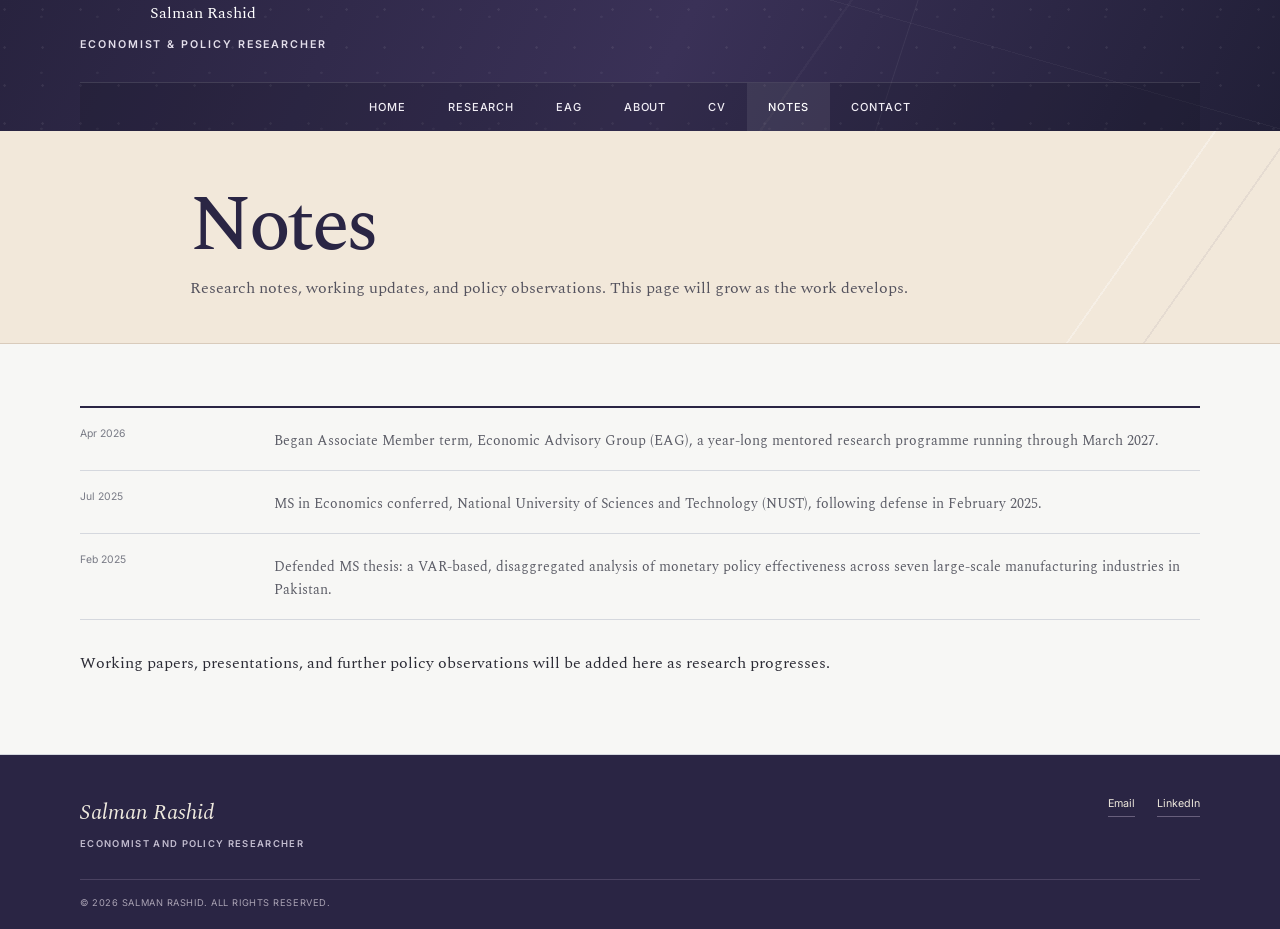
<file: notes.html>
<!DOCTYPE html>
<html lang="en">
<head>
<meta charset="UTF-8">
<meta name="viewport" content="width=device-width, initial-scale=1.0">
<title>Notes  -  Salman Rashid</title>
<meta name="description" content="Research notes and working updates from Salman Rashid.">
<link rel="stylesheet" href="css/style.css">
</head>
<body>
<header class="site-header">
  <div class="wrap">
    <a href="index.html" class="brand">Salman Rashid
      <span class="brand-sub">ECONOMIST &amp; POLICY RESEARCHER</span>
    </a>
    <button class="nav-toggle" aria-label="Toggle navigation" aria-expanded="false">Menu</button>
    <nav class="main-nav">
      <ul>
        <li><a href="index.html">Home</a></li>
        <li><a href="research.html">Research</a></li>
        <li><a href="eag.html">EAG</a></li>
        <li><a href="about.html">About</a></li>
        <li><a href="cv.html">CV</a></li>
        <li><a href="notes.html" aria-current="page">Notes</a></li>
        <li><a href="contact.html">Contact</a></li>
      </ul>
    </nav>
  </div>
</header>

<section class="page-head">
  <div class="wrap prose">
    <h1>Notes</h1>
    <p class="lede">Research notes, working updates, and policy observations. This page will grow as the work develops.</p>
  </div>
</section>

<section class="block">
  <div class="wrap">
    <div class="timeline">
      <div class="timeline-item">
        <div class="date">Apr 2026</div>
        <p>Began Associate Member term, Economic Advisory Group (EAG), a year-long mentored research programme running through March 2027.</p>
      </div>
      <div class="timeline-item">
        <div class="date">Jul 2025</div>
        <p>MS in Economics conferred, National University of Sciences and Technology (NUST), following defense in February 2025.</p>
      </div>
      <div class="timeline-item">
        <div class="date">Feb 2025</div>
        <p>Defended MS thesis: a VAR-based, disaggregated analysis of monetary policy effectiveness across seven large-scale manufacturing industries in Pakistan.</p>
      </div>
    </div>
    <p class="meta" style="margin-top: 30px;">Working papers, presentations, and further policy observations will be added here as research progresses.</p>
  </div>
</section>
<footer class="site-footer">
  <div class="wrap">
    <div>
      <div class="f-brand">Salman Rashid</div>
      <div class="f-role">ECONOMIST AND POLICY RESEARCHER</div>
    </div>
    <div class="f-links">
      <a href="mailto:salmann7351@gmail.com">Email</a>
      <a href="https://linkedin.com/in/salman-rashid7351" target="_blank" rel="noopener">LinkedIn</a>
    </div>
  </div>
  <div class="wrap footer-bottom">
    &copy; 2026 Salman Rashid. All rights reserved.
  </div>
</footer>
<script src="js/main.js"></script>
</body>
</html>
</file>
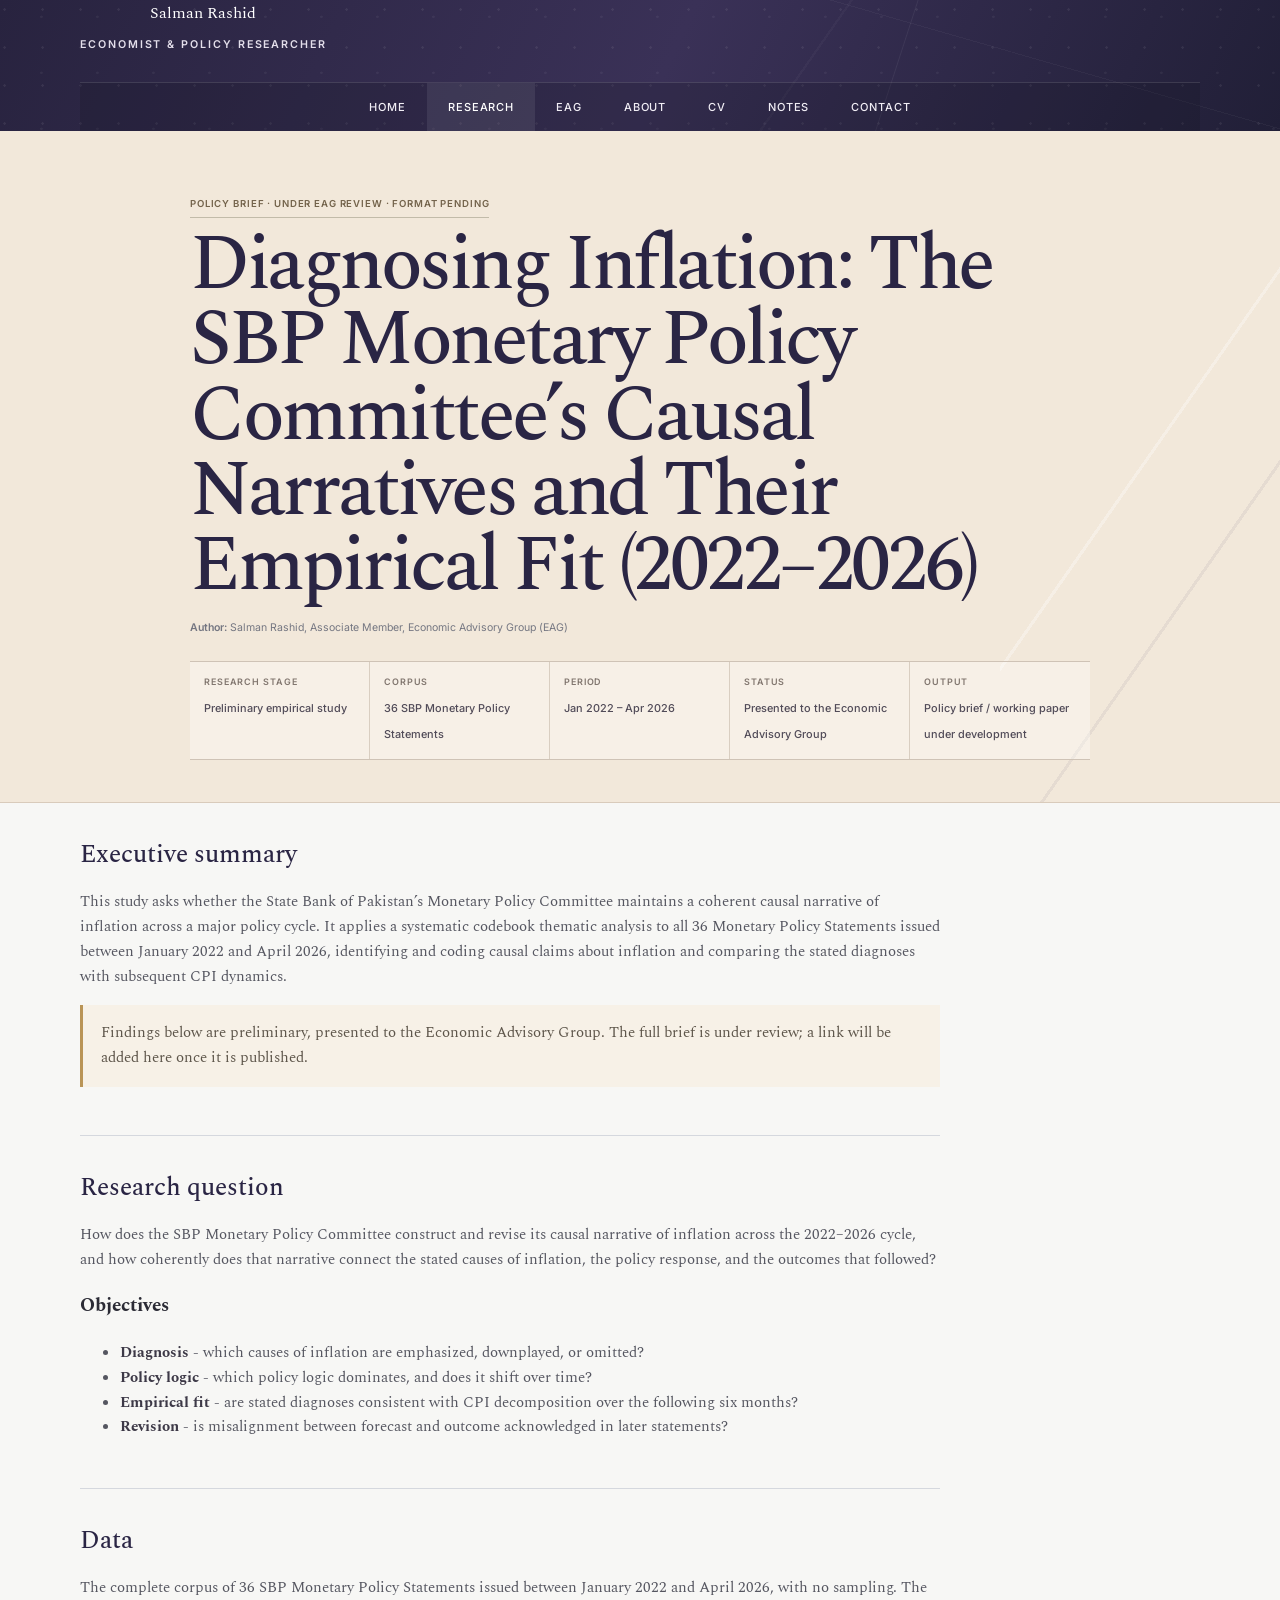
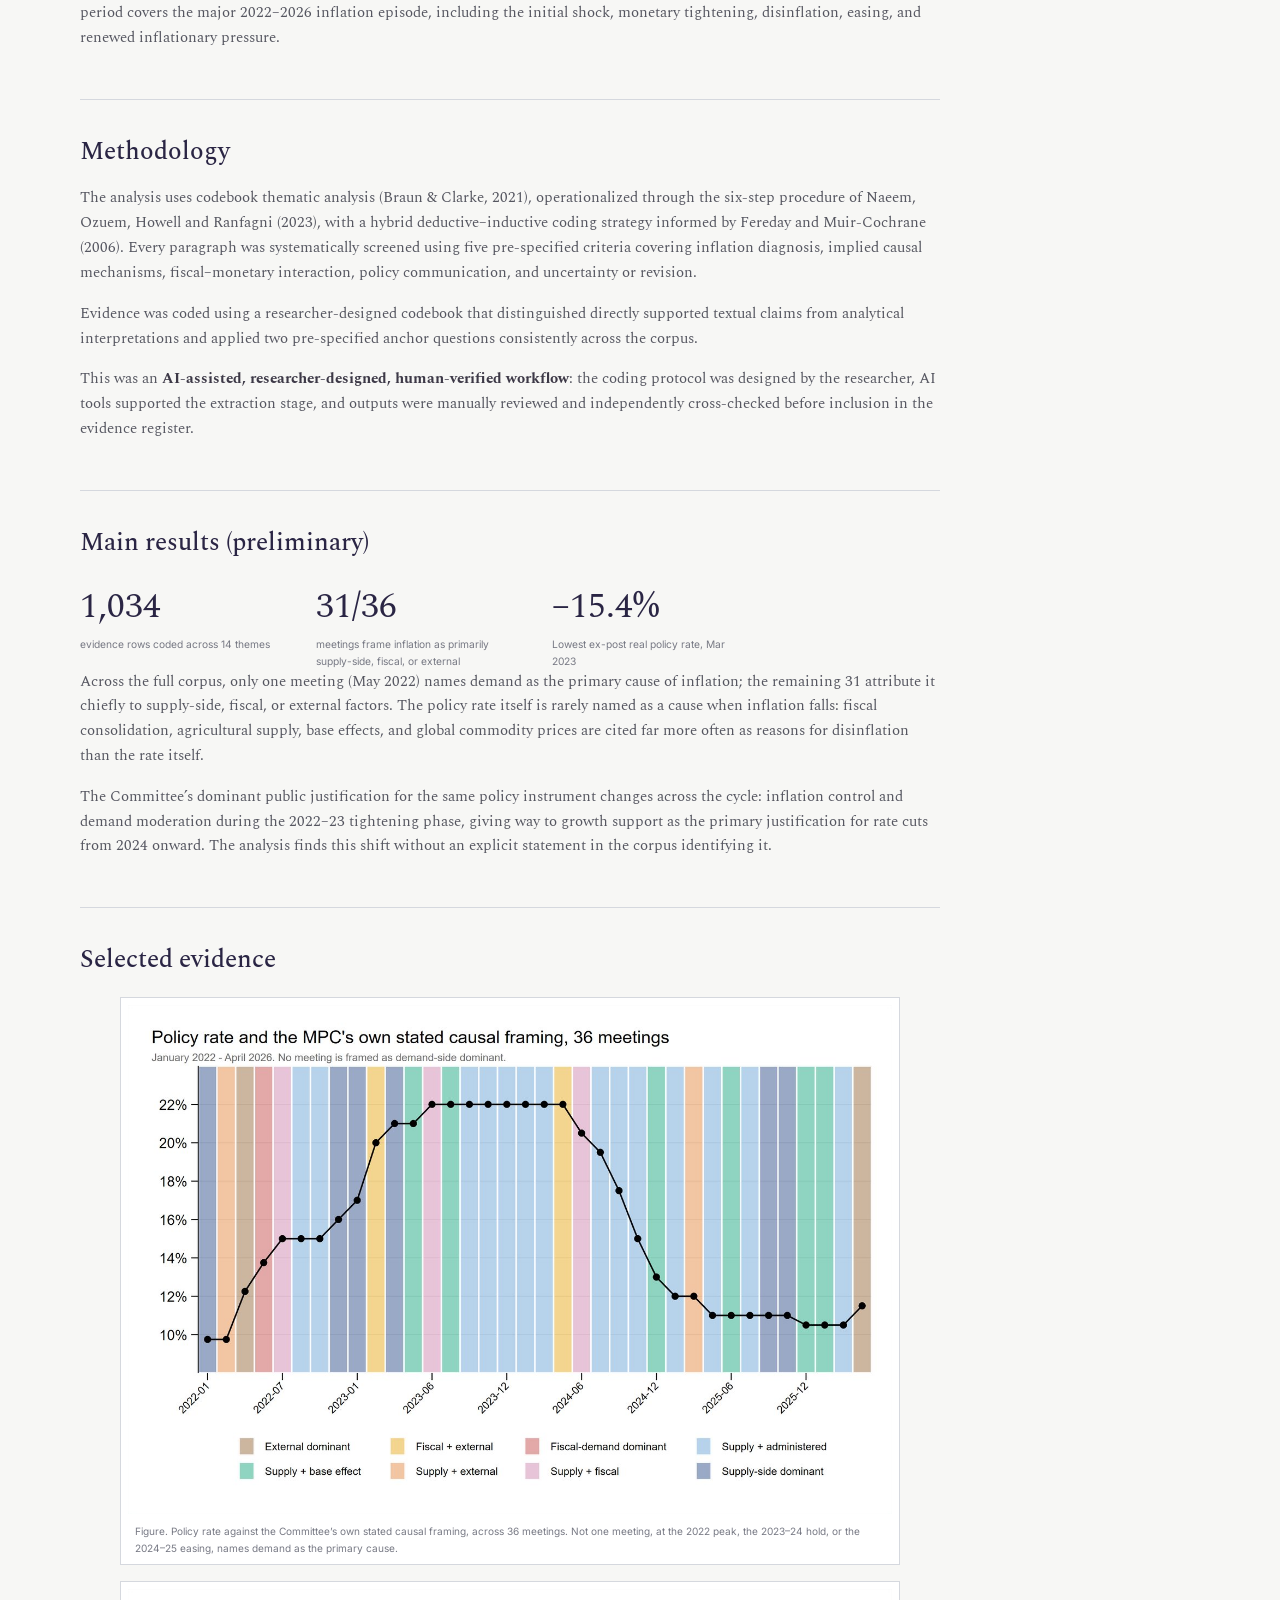
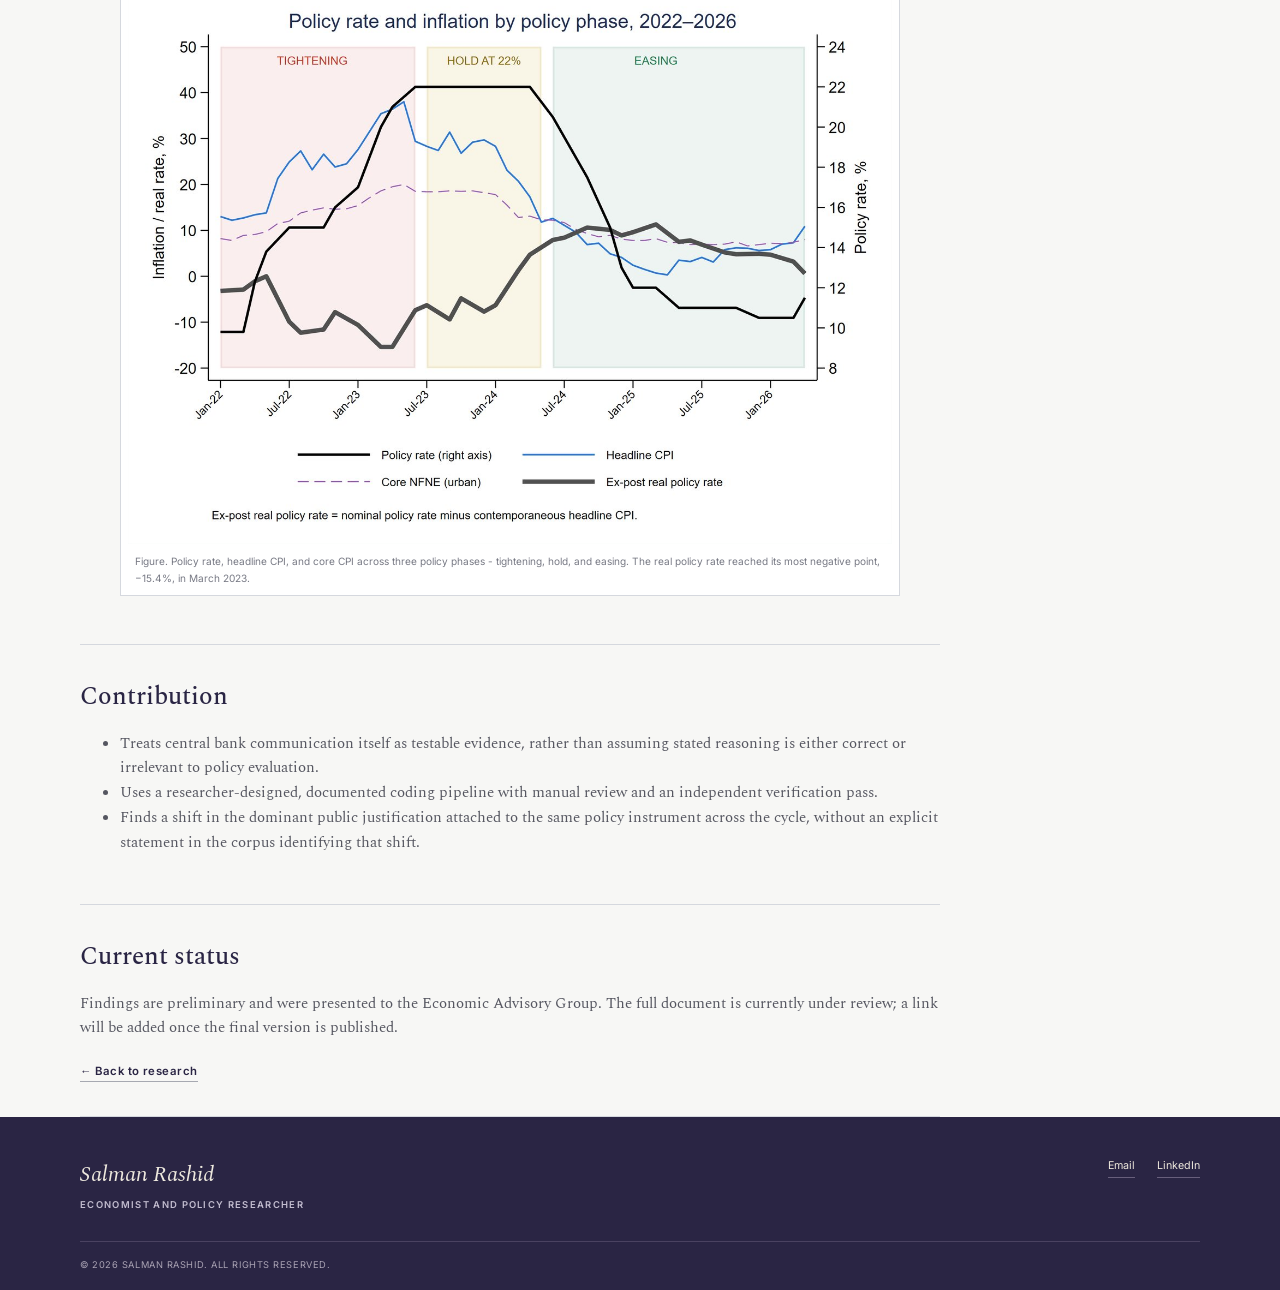
<file: research-diagnosing-inflation.html>
<!DOCTYPE html>
<html lang="en">
<head>
<meta charset="UTF-8">
<meta name="viewport" content="width=device-width, initial-scale=1.0">
<title>Diagnosing Inflation: SBP MPC Causal Narratives | Salman Rashid</title>
<meta name="description" content="A codebook thematic analysis of 36 SBP Monetary Policy Statements, testing the coherence of the Committee's public reasoning on inflation.">
<link rel="stylesheet" href="css/style.css">
</head>
<body>
<header class="site-header">
  <div class="wrap">
    <a href="index.html" class="brand">Salman Rashid
      <span class="brand-sub">ECONOMIST &amp; POLICY RESEARCHER</span>
    </a>
    <button class="nav-toggle" aria-label="Toggle navigation" aria-expanded="false">Menu</button>
    <nav class="main-nav">
      <ul>
        <li><a href="index.html">Home</a></li>
        <li><a href="research.html" aria-current="page">Research</a></li>
        <li><a href="eag.html">EAG</a></li>
        <li><a href="about.html">About</a></li>
        <li><a href="cv.html">CV</a></li>
        <li><a href="notes.html">Notes</a></li>
        <li><a href="contact.html">Contact</a></li>
      </ul>
    </nav>
  </div>
</header>

<section class="page-head">
  <div class="wrap prose">
    <span class="status-badge">Policy brief &middot; Under EAG review &middot; format pending</span>
    <h1>Diagnosing Inflation: The SBP Monetary Policy Committee&rsquo;s Causal Narratives and Their Empirical Fit (2022&ndash;2026)</h1>
    <div class="paper-meta">
      <span><strong>Author:</strong> Salman Rashid, Associate Member, Economic Advisory Group (EAG)</span>
    </div>
      <div class="research-stage">
        <div><span>Research stage</span><strong>Preliminary empirical study</strong></div>
        <div><span>Corpus</span><strong>36 SBP Monetary Policy Statements</strong></div>
        <div><span>Period</span><strong>Jan 2022 – Apr 2026</strong></div>
        <div><span>Status</span><strong>Presented to the Economic Advisory Group</strong></div>
        <div><span>Output</span><strong>Policy brief / working paper under development</strong></div>
      </div>
  </div>
</section>

<div class="wrap">

<section class="paper-section">
  <h2>Executive summary</h2>
  <p>This study asks whether the State Bank of Pakistan&rsquo;s Monetary Policy Committee maintains a coherent causal narrative of inflation across a major policy cycle. It applies a systematic codebook thematic analysis to all 36 Monetary Policy Statements issued between January 2022 and April 2026, identifying and coding causal claims about inflation and comparing the stated diagnoses with subsequent CPI dynamics.</p>
  <p class="callout">Findings below are preliminary, presented to the Economic Advisory Group. The full brief is under review; a link will be added here once it is published.</p>
</section>

<section class="paper-section">
  <h2>Research question</h2>
  <p>How does the SBP Monetary Policy Committee construct and revise its causal narrative of inflation across the 2022&ndash;2026 cycle, and how coherently does that narrative connect the stated causes of inflation, the policy response, and the outcomes that followed?</p>
  <h3>Objectives</h3>
  <ul>
    <li><strong>Diagnosis</strong>  -  which causes of inflation are emphasized, downplayed, or omitted?</li>
    <li><strong>Policy logic</strong>  -  which policy logic dominates, and does it shift over time?</li>
    <li><strong>Empirical fit</strong>  -  are stated diagnoses consistent with CPI decomposition over the following six months?</li>
    <li><strong>Revision</strong>  -  is misalignment between forecast and outcome acknowledged in later statements?</li>
  </ul>
</section>

<section class="paper-section">
  <h2>Data</h2>
  <p>The complete corpus of 36 SBP Monetary Policy Statements issued between January 2022 and April 2026, with no sampling. The period covers the major 2022–2026 inflation episode, including the initial shock, monetary tightening, disinflation, easing, and renewed inflationary pressure.</p>
</section>

<section class="paper-section">
  <h2>Methodology</h2>
  <p>The analysis uses codebook thematic analysis (Braun &amp; Clarke, 2021), operationalized through the six-step procedure of Naeem, Ozuem, Howell and Ranfagni (2023), with a hybrid deductive–inductive coding strategy informed by Fereday and Muir-Cochrane (2006). Every paragraph was systematically screened using five pre-specified criteria covering inflation diagnosis, implied causal mechanisms, fiscal–monetary interaction, policy communication, and uncertainty or revision.</p>
  <p>Evidence was coded using a researcher-designed codebook that distinguished directly supported textual claims from analytical interpretations and applied two pre-specified anchor questions consistently across the corpus.</p>
  <p>This was an <strong>AI-assisted, researcher-designed, human-verified workflow</strong>: the coding protocol was designed by the researcher, AI tools supported the extraction stage, and outputs were manually reviewed and independently cross-checked before inclusion in the evidence register.</p>
</section>

<section class="paper-section">
  <h2>Main results (preliminary)</h2>

  <div class="stat-row">
    <div class="stat"><div class="num">1,034</div><div class="label">evidence rows coded across 14 themes</div></div>
    <div class="stat"><div class="num">31/36</div><div class="label">meetings frame inflation as primarily supply-side, fiscal, or external</div></div>
    <div class="stat"><div class="num">&minus;15.4%</div><div class="label">Lowest ex-post real policy rate, Mar 2023</div></div>
  </div>

  <p>Across the full corpus, only one meeting (May 2022) names demand as the primary cause of inflation; the remaining 31 attribute it chiefly to supply-side, fiscal, or external factors. The policy rate itself is rarely named as a cause when inflation falls: fiscal consolidation, agricultural supply, base effects, and global commodity prices are cited far more often as reasons for disinflation than the rate itself.</p>
  <p>The Committee&rsquo;s dominant public justification for the same policy instrument changes across the cycle: inflation control and demand moderation during the 2022&ndash;23 tightening phase, giving way to growth support as the primary justification for rate cuts from 2024 onward. The analysis finds this shift without an explicit statement in the corpus identifying it.</p>
</section>

<section class="paper-section">
  <h2>Selected evidence</h2>
  <figure class="evidence">
    <img src="assets/images/project2-figure-policyrate.jpg" alt="Policy rate plotted against the Committee's own stated causal framing across 36 meetings">
    <figcaption>Figure. Policy rate against the Committee&rsquo;s own stated causal framing, across 36 meetings. Not one meeting, at the 2022 peak, the 2023&ndash;24 hold, or the 2024&ndash;25 easing, names demand as the primary cause.</figcaption>
  </figure>
  <figure class="evidence">
    <img src="assets/images/project2-figure-ratephase.jpg" alt="Policy rate, headline CPI, and core CPI plotted together by policy phase">
    <figcaption>Figure. Policy rate, headline CPI, and core CPI across three policy phases  -  tightening, hold, and easing. The real policy rate reached its most negative point, &minus;15.4%, in March 2023.</figcaption>
  </figure>
</section>

<section class="paper-section">
  <h2>Contribution</h2>
  <ul>
    <li>Treats central bank communication itself as testable evidence, rather than assuming stated reasoning is either correct or irrelevant to policy evaluation.</li>
    <li>Uses a researcher-designed, documented coding pipeline with manual review and an independent verification pass.</li>
    <li>Finds a shift in the dominant public justification attached to the same policy instrument across the cycle, without an explicit statement in the corpus identifying that shift.</li>
  </ul>
</section>

<section class="paper-section">
  <h2>Current status</h2>
  <p>Findings are preliminary and were presented to the Economic Advisory Group. The full document is currently under review; a link will be added once the final version is published.</p>
  <a class="link" href="research.html">&larr; Back to research</a>
</section>

</div>
<footer class="site-footer">
  <div class="wrap">
    <div>
      <div class="f-brand">Salman Rashid</div>
      <div class="f-role">ECONOMIST AND POLICY RESEARCHER</div>
    </div>
    <div class="f-links">
      <a href="mailto:salmann7351@gmail.com">Email</a>
      <a href="https://linkedin.com/in/salman-rashid7351" target="_blank" rel="noopener">LinkedIn</a>
    </div>
  </div>
  <div class="wrap footer-bottom">
    &copy; 2026 Salman Rashid. All rights reserved.
  </div>
</footer>
<script src="js/main.js"></script>
</body>
</html>
</file>
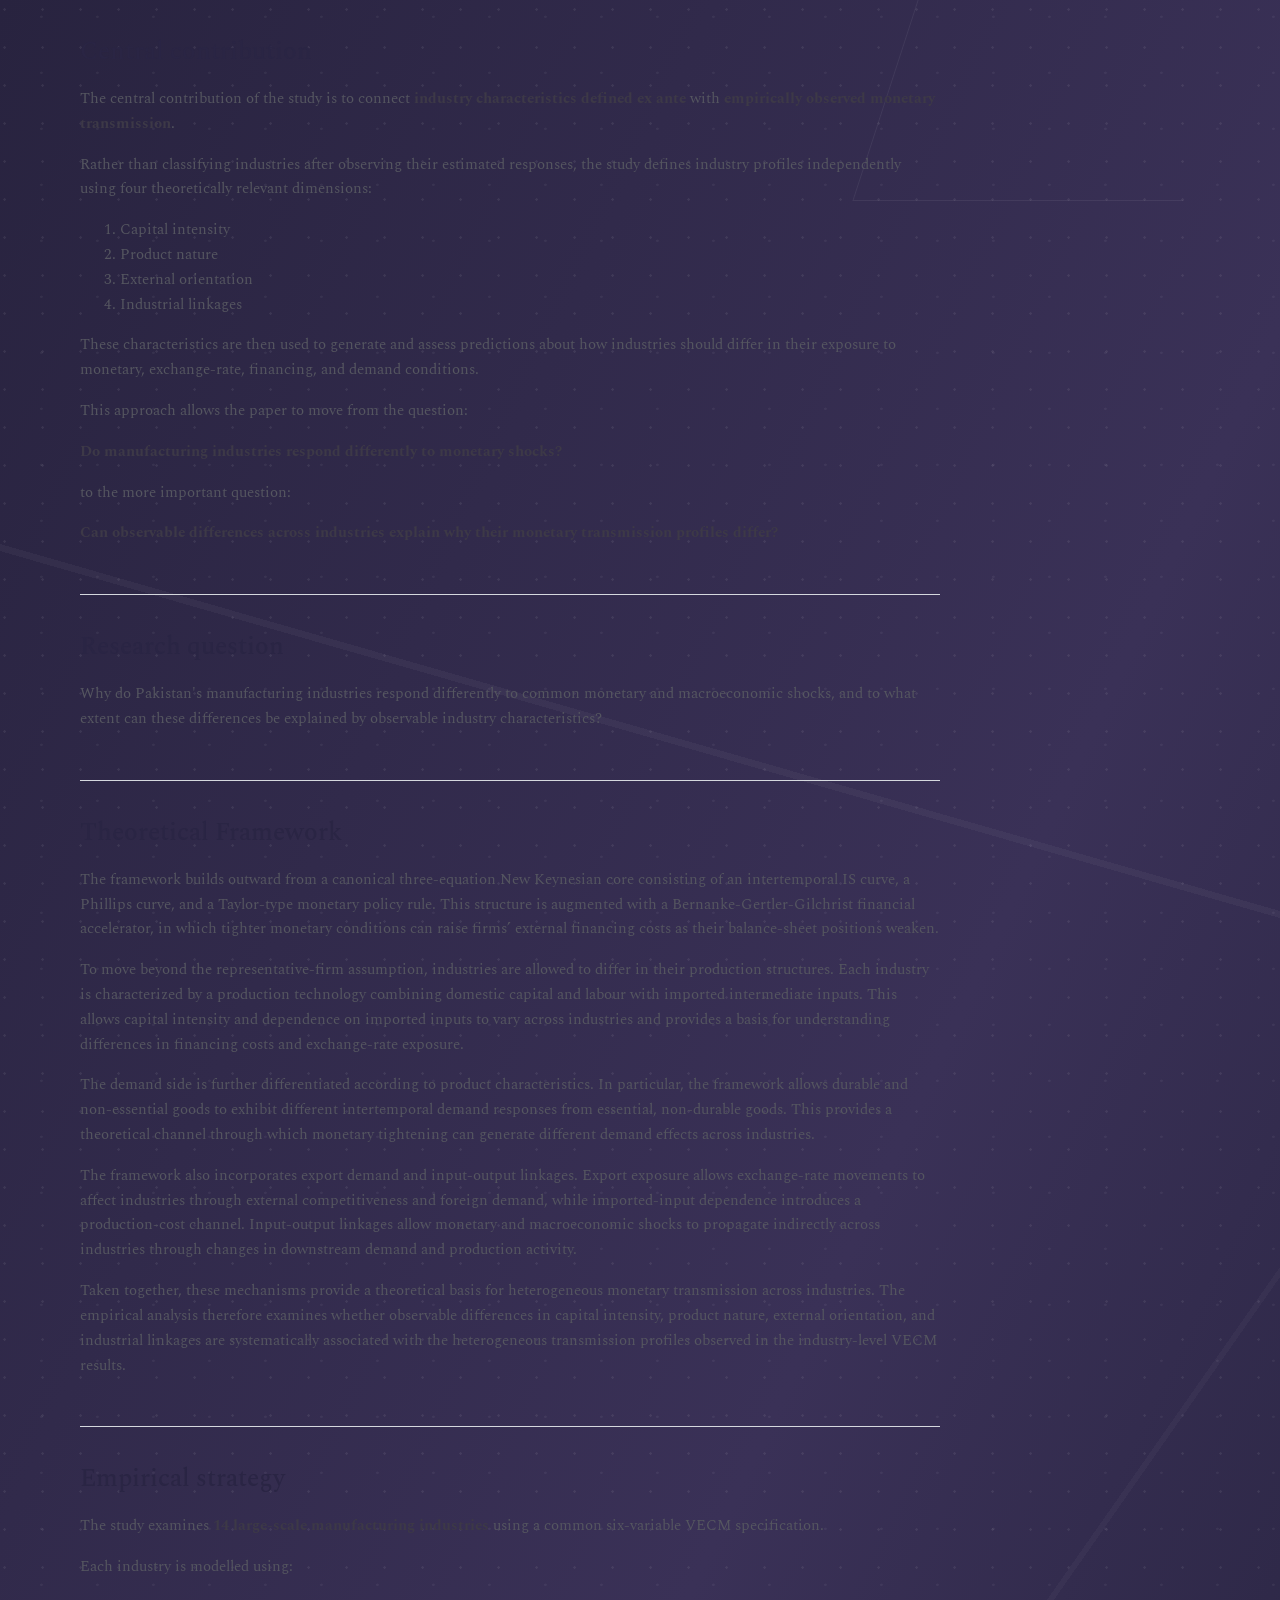
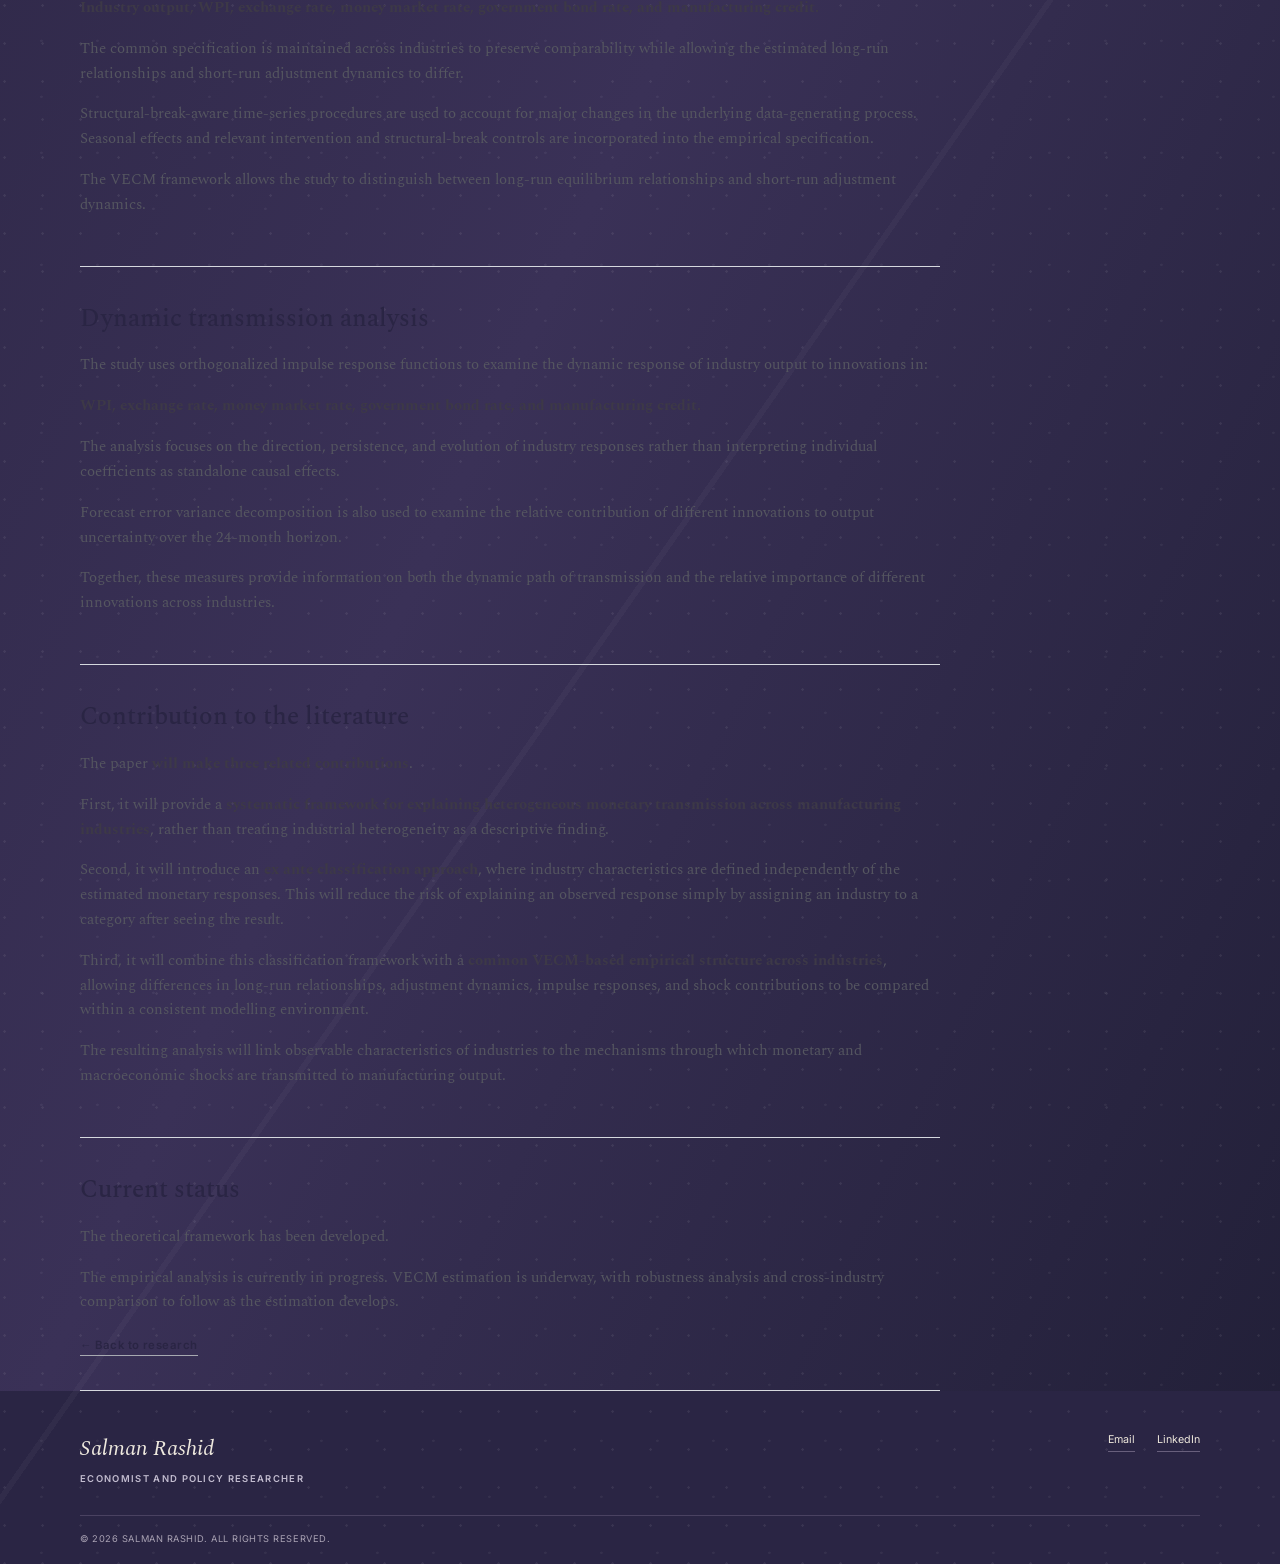
<file: research-heterogeneous-transmission.html>
<!DOCTYPE html>
<html lang="en">
<head>
<meta charset="UTF-8">
<meta name="viewport" content="width=device-width, initial-scale=1.0">
<title>Heterogeneous Monetary Transmission across Pakistan's Manufacturing Industries | Salman Rashid</title>
<meta name="description" content="A theoretical framework and in-progress VECM estimation explaining heterogeneous monetary transmission across Pakistan's manufacturing industries.">
<link rel="stylesheet" href="css/style.css">
</head>
<body>
<header class="site-header">
  <div class="wrap">

<section class="paper-section">
  <h2>Central contribution</h2>
  <p>The central contribution of the study is to connect <strong>industry characteristics defined ex ante</strong> with <strong>empirically observed monetary transmission</strong>.</p>
  <p>Rather than classifying industries after observing their estimated responses, the study defines industry profiles independently using four theoretically relevant dimensions:</p>
  <ol>
    <li>Capital intensity</li>
    <li>Product nature</li>
    <li>External orientation</li>
    <li>Industrial linkages</li>
  </ol>
  <p>These characteristics are then used to generate and assess predictions about how industries should differ in their exposure to monetary, exchange-rate, financing, and demand conditions.</p>
  <p>This approach allows the paper to move from the question:</p>
  <p><strong>Do manufacturing industries respond differently to monetary shocks?</strong></p>
  <p>to the more important question:</p>
  <p><strong>Can observable differences across industries explain why their monetary transmission profiles differ?</strong></p>
</section>

<section class="paper-section">
  <h2>Research question</h2>
  <p>Why do Pakistan's manufacturing industries respond differently to common monetary and macroeconomic shocks, and to what extent can these differences be explained by observable industry characteristics?</p>
</section>

<section class="paper-section">
  <h2>Theoretical Framework</h2>
  <p>The framework builds outward from a canonical three-equation New Keynesian core consisting of an intertemporal IS curve, a Phillips curve, and a Taylor-type monetary policy rule. This structure is augmented with a Bernanke-Gertler-Gilchrist financial accelerator, in which tighter monetary conditions can raise firms&rsquo; external financing costs as their balance-sheet positions weaken.</p>
  <p>To move beyond the representative-firm assumption, industries are allowed to differ in their production structures. Each industry is characterized by a production technology combining domestic capital and labour with imported intermediate inputs. This allows capital intensity and dependence on imported inputs to vary across industries and provides a basis for understanding differences in financing costs and exchange-rate exposure.</p>
  <p>The demand side is further differentiated according to product characteristics. In particular, the framework allows durable and non-essential goods to exhibit different intertemporal demand responses from essential, non-durable goods. This provides a theoretical channel through which monetary tightening can generate different demand effects across industries.</p>
  <p>The framework also incorporates export demand and input-output linkages. Export exposure allows exchange-rate movements to affect industries through external competitiveness and foreign demand, while imported-input dependence introduces a production-cost channel. Input-output linkages allow monetary and macroeconomic shocks to propagate indirectly across industries through changes in downstream demand and production activity.</p>
  <p>Taken together, these mechanisms provide a theoretical basis for heterogeneous monetary transmission across industries. The empirical analysis therefore examines whether observable differences in capital intensity, product nature, external orientation, and industrial linkages are systematically associated with the heterogeneous transmission profiles observed in the industry-level VECM results.</p>
</section>

<section class="paper-section">
  <h2>Empirical strategy</h2>
  <p>The study examines <strong>14 large-scale manufacturing industries</strong> using a common six-variable VECM specification.</p>
  <p>Each industry is modelled using:</p>
  <p><strong>Industry output, WPI, exchange rate, money market rate, government bond rate, and manufacturing credit.</strong></p>
  <p>The common specification is maintained across industries to preserve comparability while allowing the estimated long-run relationships and short-run adjustment dynamics to differ.</p>
  <p>Structural-break-aware time-series procedures are used to account for major changes in the underlying data-generating process. Seasonal effects and relevant intervention and structural-break controls are incorporated into the empirical specification.</p>
  <p>The VECM framework allows the study to distinguish between long-run equilibrium relationships and short-run adjustment dynamics.</p>
</section>

<section class="paper-section">
  <h2>Dynamic transmission analysis</h2>
  <p>The study uses orthogonalized impulse response functions to examine the dynamic response of industry output to innovations in:</p>
  <p><strong>WPI, exchange rate, money market rate, government bond rate, and manufacturing credit.</strong></p>
  <p>The analysis focuses on the direction, persistence, and evolution of industry responses rather than interpreting individual coefficients as standalone causal effects.</p>
  <p>Forecast error variance decomposition is also used to examine the relative contribution of different innovations to output uncertainty over the 24-month horizon.</p>
  <p>Together, these measures provide information on both the dynamic path of transmission and the relative importance of different innovations across industries.</p>
</section>

<section class="paper-section">
  <h2>Contribution to the literature</h2>
  <p>The paper <strong>will make three related contributions</strong>.</p>
  <p>First, it will provide a <strong>systematic framework for explaining heterogeneous monetary transmission across manufacturing industries</strong>, rather than treating industrial heterogeneity as a descriptive finding.</p>
  <p>Second, it will introduce an <strong>ex ante classification approach</strong>, where industry characteristics are defined independently of the estimated monetary responses. This will reduce the risk of explaining an observed response simply by assigning an industry to a category after seeing the result.</p>
  <p>Third, it will combine this classification framework with a <strong>common VECM-based empirical structure across industries</strong>, allowing differences in long-run relationships, adjustment dynamics, impulse responses, and shock contributions to be compared within a consistent modelling environment.</p>
  <p>The resulting analysis will link observable characteristics of industries to the mechanisms through which monetary and macroeconomic shocks are transmitted to manufacturing output.</p>
</section>

<section class="paper-section">
  <h2>Current status</h2>
  <p>The theoretical framework has been developed.</p>
  <p>The empirical analysis is currently in progress. VECM estimation is underway, with robustness analysis and cross-industry comparison to follow as the estimation develops.</p>
  <a class="link" href="research.html">&larr; Back to research</a>
</section>

</div>
<footer class="site-footer">
  <div class="wrap">
    <div>
      <div class="f-brand">Salman Rashid</div>
      <div class="f-role">ECONOMIST AND POLICY RESEARCHER</div>
    </div>
    <div class="f-links">
      <a href="mailto:salmann7351@gmail.com">Email</a>
      <a href="https://linkedin.com/in/salman-rashid7351" target="_blank" rel="noopener">LinkedIn</a>
    </div>
  </div>
  <div class="wrap footer-bottom">
    &copy; 2026 Salman Rashid. All rights reserved.
  </div>
</footer>
<script src="js/main.js"></script>
</body>
</html>
</file>
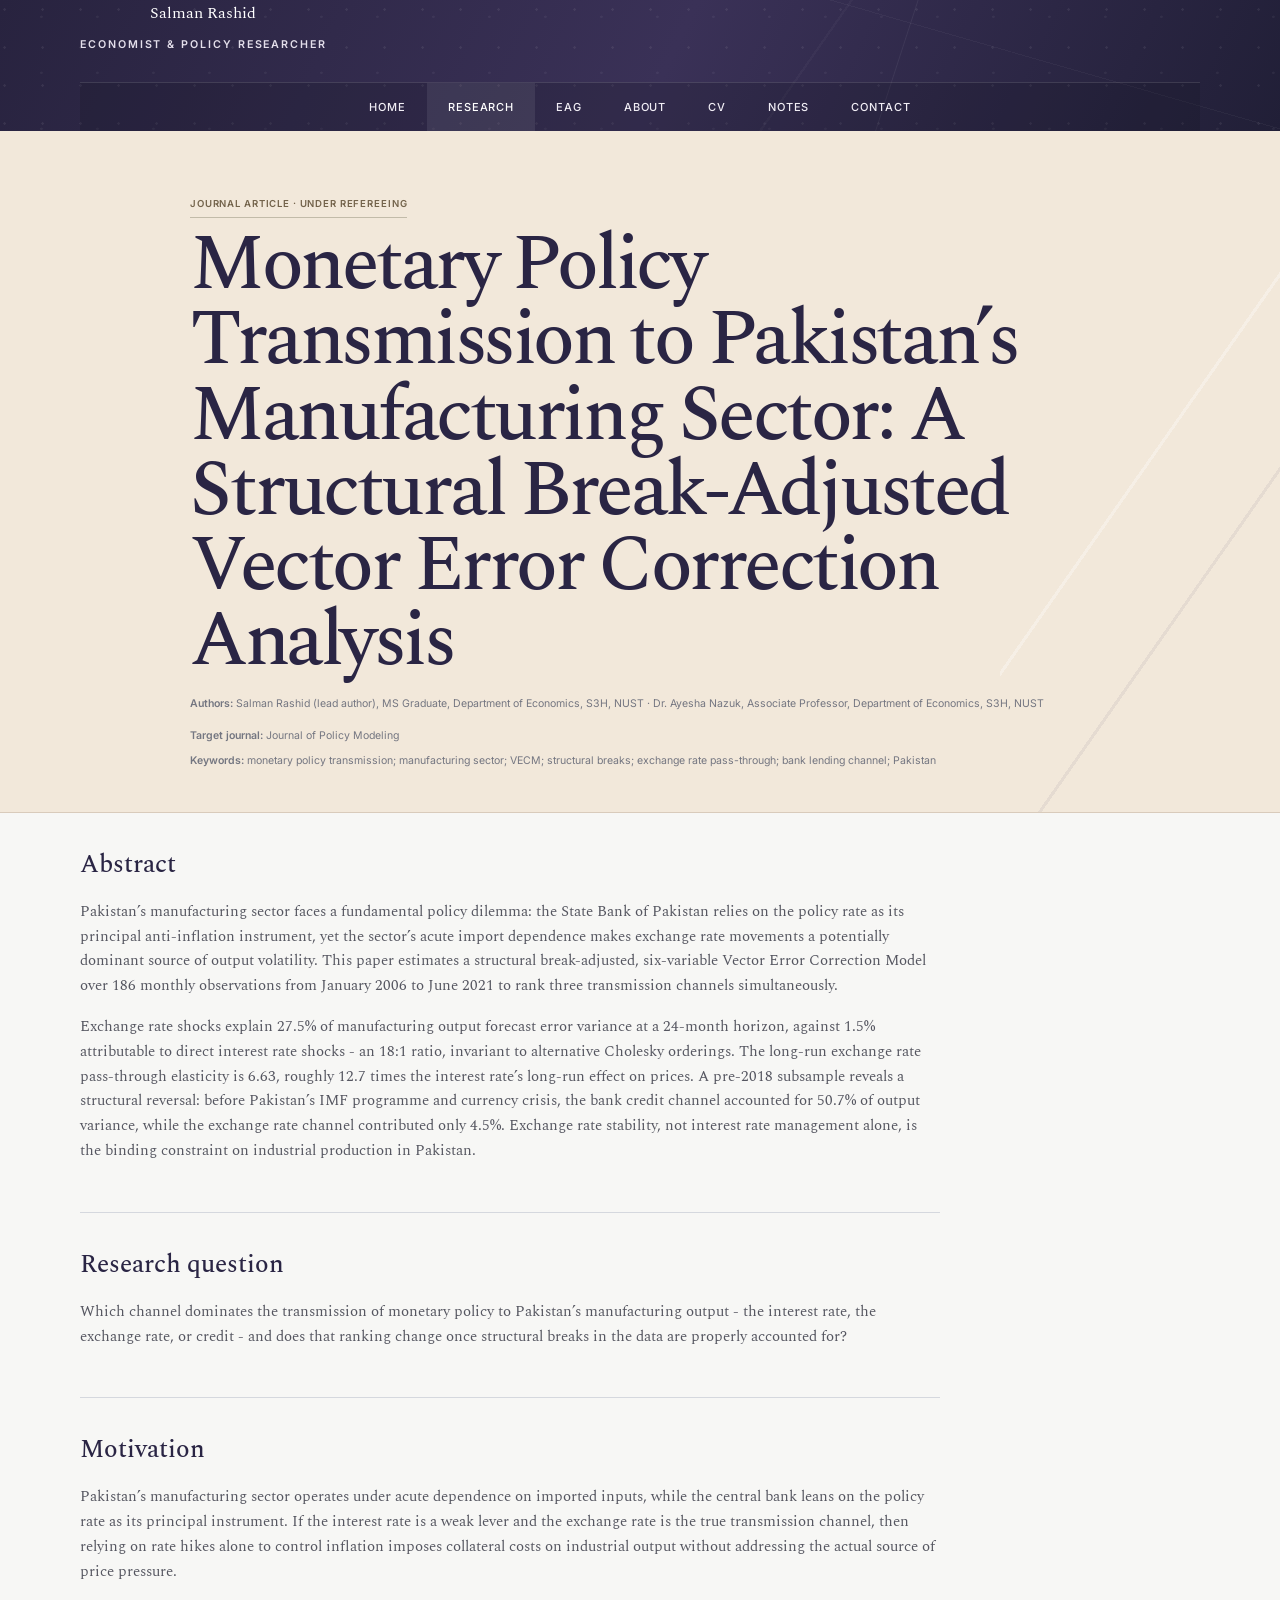
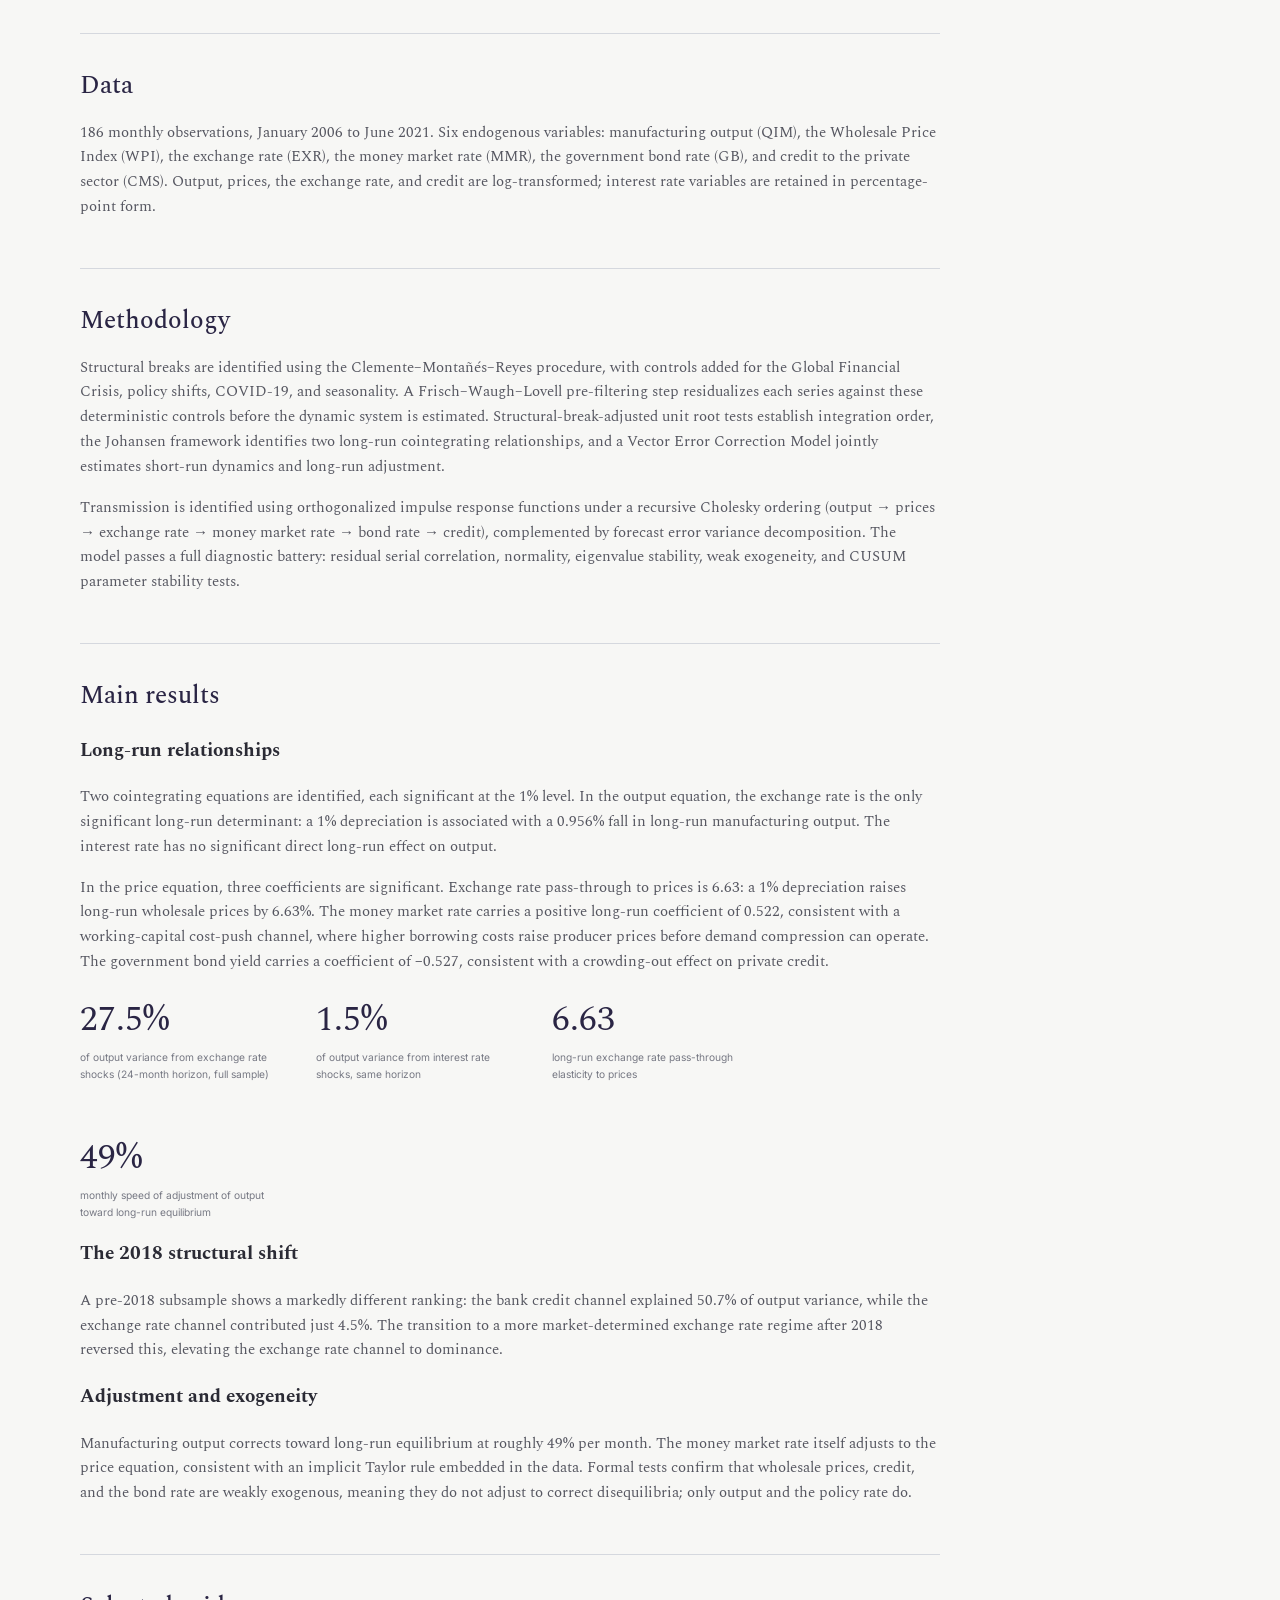
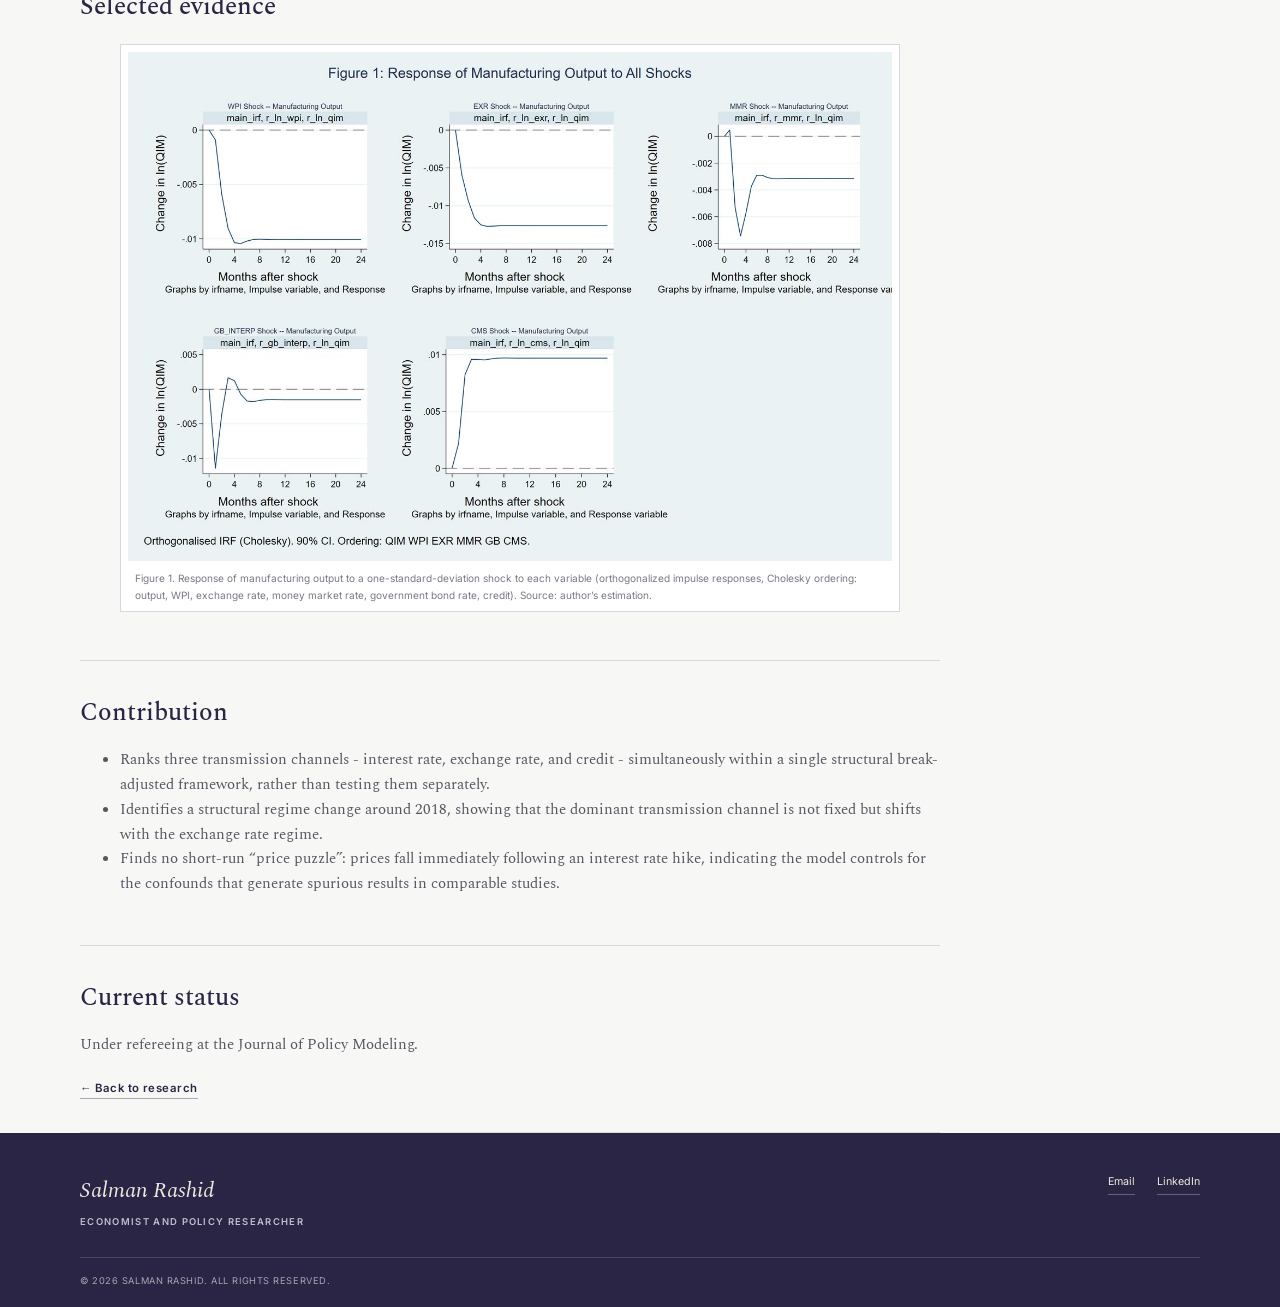
<file: research-monetary-transmission.html>
<!DOCTYPE html>
<html lang="en">
<head>
<meta charset="UTF-8">
<meta name="viewport" content="width=device-width, initial-scale=1.0">
<title>Monetary Policy Transmission to Pakistan's Manufacturing Sector | Salman Rashid</title>
<meta name="description" content="A structural break-adjusted VECM ranking interest rate, exchange rate, and credit channels in Pakistan's manufacturing sector.">
<link rel="stylesheet" href="css/style.css">
</head>
<body>
<header class="site-header">
  <div class="wrap">
    <a href="index.html" class="brand">Salman Rashid
      <span class="brand-sub">ECONOMIST &amp; POLICY RESEARCHER</span>
    </a>
    <button class="nav-toggle" aria-label="Toggle navigation" aria-expanded="false">Menu</button>
    <nav class="main-nav">
      <ul>
        <li><a href="index.html">Home</a></li>
        <li><a href="research.html" aria-current="page">Research</a></li>
        <li><a href="eag.html">EAG</a></li>
        <li><a href="about.html">About</a></li>
        <li><a href="cv.html">CV</a></li>
        <li><a href="notes.html">Notes</a></li>
        <li><a href="contact.html">Contact</a></li>
      </ul>
    </nav>
  </div>
</header>

<section class="page-head">
  <div class="wrap prose">
    <span class="status-badge">Journal article &middot; Under refereeing</span>
    <h1>Monetary Policy Transmission to Pakistan&rsquo;s Manufacturing Sector: A Structural Break-Adjusted Vector Error Correction Analysis</h1>
    <div class="paper-meta">
      <span><strong>Authors:</strong> Salman Rashid (lead author), MS Graduate, Department of Economics, S3H, NUST &middot; Dr. Ayesha Nazuk, Associate Professor, Department of Economics, S3H, NUST</span>
    </div>
    <div class="paper-meta">
      <span><strong>Target journal:</strong> Journal of Policy Modeling</span>
      <span><strong>Keywords:</strong> monetary policy transmission; manufacturing sector; VECM; structural breaks; exchange rate pass-through; bank lending channel; Pakistan</span>
    </div>
  </div>
</section>

<div class="wrap">

<section class="paper-section">
  <h2>Abstract</h2>
  <p>Pakistan&rsquo;s manufacturing sector faces a fundamental policy dilemma: the State Bank of Pakistan relies on the policy rate as its principal anti-inflation instrument, yet the sector&rsquo;s acute import dependence makes exchange rate movements a potentially dominant source of output volatility. This paper estimates a structural break-adjusted, six-variable Vector Error Correction Model over 186 monthly observations from January 2006 to June 2021 to rank three transmission channels simultaneously.</p>
  <p>Exchange rate shocks explain 27.5% of manufacturing output forecast error variance at a 24-month horizon, against 1.5% attributable to direct interest rate shocks  -  an 18:1 ratio, invariant to alternative Cholesky orderings. The long-run exchange rate pass-through elasticity is 6.63, roughly 12.7 times the interest rate&rsquo;s long-run effect on prices. A pre-2018 subsample reveals a structural reversal: before Pakistan&rsquo;s IMF programme and currency crisis, the bank credit channel accounted for 50.7% of output variance, while the exchange rate channel contributed only 4.5%. Exchange rate stability, not interest rate management alone, is the binding constraint on industrial production in Pakistan.</p>
</section>

<section class="paper-section">
  <h2>Research question</h2>
  <p>Which channel dominates the transmission of monetary policy to Pakistan&rsquo;s manufacturing output  -  the interest rate, the exchange rate, or credit  -  and does that ranking change once structural breaks in the data are properly accounted for?</p>
</section>

<section class="paper-section">
  <h2>Motivation</h2>
  <p>Pakistan&rsquo;s manufacturing sector operates under acute dependence on imported inputs, while the central bank leans on the policy rate as its principal instrument. If the interest rate is a weak lever and the exchange rate is the true transmission channel, then relying on rate hikes alone to control inflation imposes collateral costs on industrial output without addressing the actual source of price pressure.</p>
</section>

<section class="paper-section">
  <h2>Data</h2>
  <p>186 monthly observations, January 2006 to June 2021. Six endogenous variables: manufacturing output (QIM), the Wholesale Price Index (WPI), the exchange rate (EXR), the money market rate (MMR), the government bond rate (GB), and credit to the private sector (CMS). Output, prices, the exchange rate, and credit are log-transformed; interest rate variables are retained in percentage-point form.</p>
</section>

<section class="paper-section">
  <h2>Methodology</h2>
  <p>Structural breaks are identified using the Clemente&ndash;Monta&ntilde;&eacute;s&ndash;Reyes procedure, with controls added for the Global Financial Crisis, policy shifts, COVID-19, and seasonality. A Frisch&ndash;Waugh&ndash;Lovell pre-filtering step residualizes each series against these deterministic controls before the dynamic system is estimated. Structural-break-adjusted unit root tests establish integration order, the Johansen framework identifies two long-run cointegrating relationships, and a Vector Error Correction Model jointly estimates short-run dynamics and long-run adjustment.</p>
  <p>Transmission is identified using orthogonalized impulse response functions under a recursive Cholesky ordering (output &rarr; prices &rarr; exchange rate &rarr; money market rate &rarr; bond rate &rarr; credit), complemented by forecast error variance decomposition. The model passes a full diagnostic battery: residual serial correlation, normality, eigenvalue stability, weak exogeneity, and CUSUM parameter stability tests.</p>
</section>

<section class="paper-section">
  <h2>Main results</h2>

  <h3>Long-run relationships</h3>
  <p>Two cointegrating equations are identified, each significant at the 1% level. In the output equation, the exchange rate is the only significant long-run determinant: a 1% depreciation is associated with a 0.956% fall in long-run manufacturing output. The interest rate has no significant direct long-run effect on output.</p>
  <p>In the price equation, three coefficients are significant. Exchange rate pass-through to prices is 6.63: a 1% depreciation raises long-run wholesale prices by 6.63%. The money market rate carries a positive long-run coefficient of 0.522, consistent with a working-capital cost-push channel, where higher borrowing costs raise producer prices before demand compression can operate. The government bond yield carries a coefficient of &minus;0.527, consistent with a crowding-out effect on private credit.</p>

  <div class="stat-row">
    <div class="stat"><div class="num">27.5%</div><div class="label">of output variance from exchange rate shocks (24-month horizon, full sample)</div></div>
    <div class="stat"><div class="num">1.5%</div><div class="label">of output variance from interest rate shocks, same horizon</div></div>
    <div class="stat"><div class="num">6.63</div><div class="label">long-run exchange rate pass-through elasticity to prices</div></div>
    <div class="stat"><div class="num">49%</div><div class="label">monthly speed of adjustment of output toward long-run equilibrium</div></div>
  </div>

  <h3>The 2018 structural shift</h3>
  <p>A pre-2018 subsample shows a markedly different ranking: the bank credit channel explained 50.7% of output variance, while the exchange rate channel contributed just 4.5%. The transition to a more market-determined exchange rate regime after 2018 reversed this, elevating the exchange rate channel to dominance.</p>

  <h3>Adjustment and exogeneity</h3>
  <p>Manufacturing output corrects toward long-run equilibrium at roughly 49% per month. The money market rate itself adjusts to the price equation, consistent with an implicit Taylor rule embedded in the data. Formal tests confirm that wholesale prices, credit, and the bond rate are weakly exogenous, meaning they do not adjust to correct disequilibria; only output and the policy rate do.</p>
</section>

<section class="paper-section">
  <h2>Selected evidence</h2>
  <figure class="evidence">
    <img src="assets/images/project1-figure-irf.jpg" alt="Response of manufacturing output to shocks in WPI, exchange rate, money market rate, government bond rate, and credit, over 24 months">
    <figcaption>Figure 1. Response of manufacturing output to a one-standard-deviation shock to each variable (orthogonalized impulse responses, Cholesky ordering: output, WPI, exchange rate, money market rate, government bond rate, credit). Source: author&rsquo;s estimation.</figcaption>
  </figure>
</section>

<section class="paper-section">
  <h2>Contribution</h2>
  <ul>
    <li>Ranks three transmission channels  -  interest rate, exchange rate, and credit  -  simultaneously within a single structural break-adjusted framework, rather than testing them separately.</li>
    <li>Identifies a structural regime change around 2018, showing that the dominant transmission channel is not fixed but shifts with the exchange rate regime.</li>
    <li>Finds no short-run &ldquo;price puzzle&rdquo;: prices fall immediately following an interest rate hike, indicating the model controls for the confounds that generate spurious results in comparable studies.</li>
  </ul>
</section>

<section class="paper-section">
  <h2>Current status</h2>
  <p>Under refereeing at the Journal of Policy Modeling.</p>
  <a class="link" href="research.html">&larr; Back to research</a>
</section>

</div>
<footer class="site-footer">
  <div class="wrap">
    <div>
      <div class="f-brand">Salman Rashid</div>
      <div class="f-role">ECONOMIST AND POLICY RESEARCHER</div>
    </div>
    <div class="f-links">
      <a href="mailto:salmann7351@gmail.com">Email</a>
      <a href="https://linkedin.com/in/salman-rashid7351" target="_blank" rel="noopener">LinkedIn</a>
    </div>
  </div>
  <div class="wrap footer-bottom">
    &copy; 2026 Salman Rashid. All rights reserved.
  </div>
</footer>
<script src="js/main.js"></script>
</body>
</html>
</file>
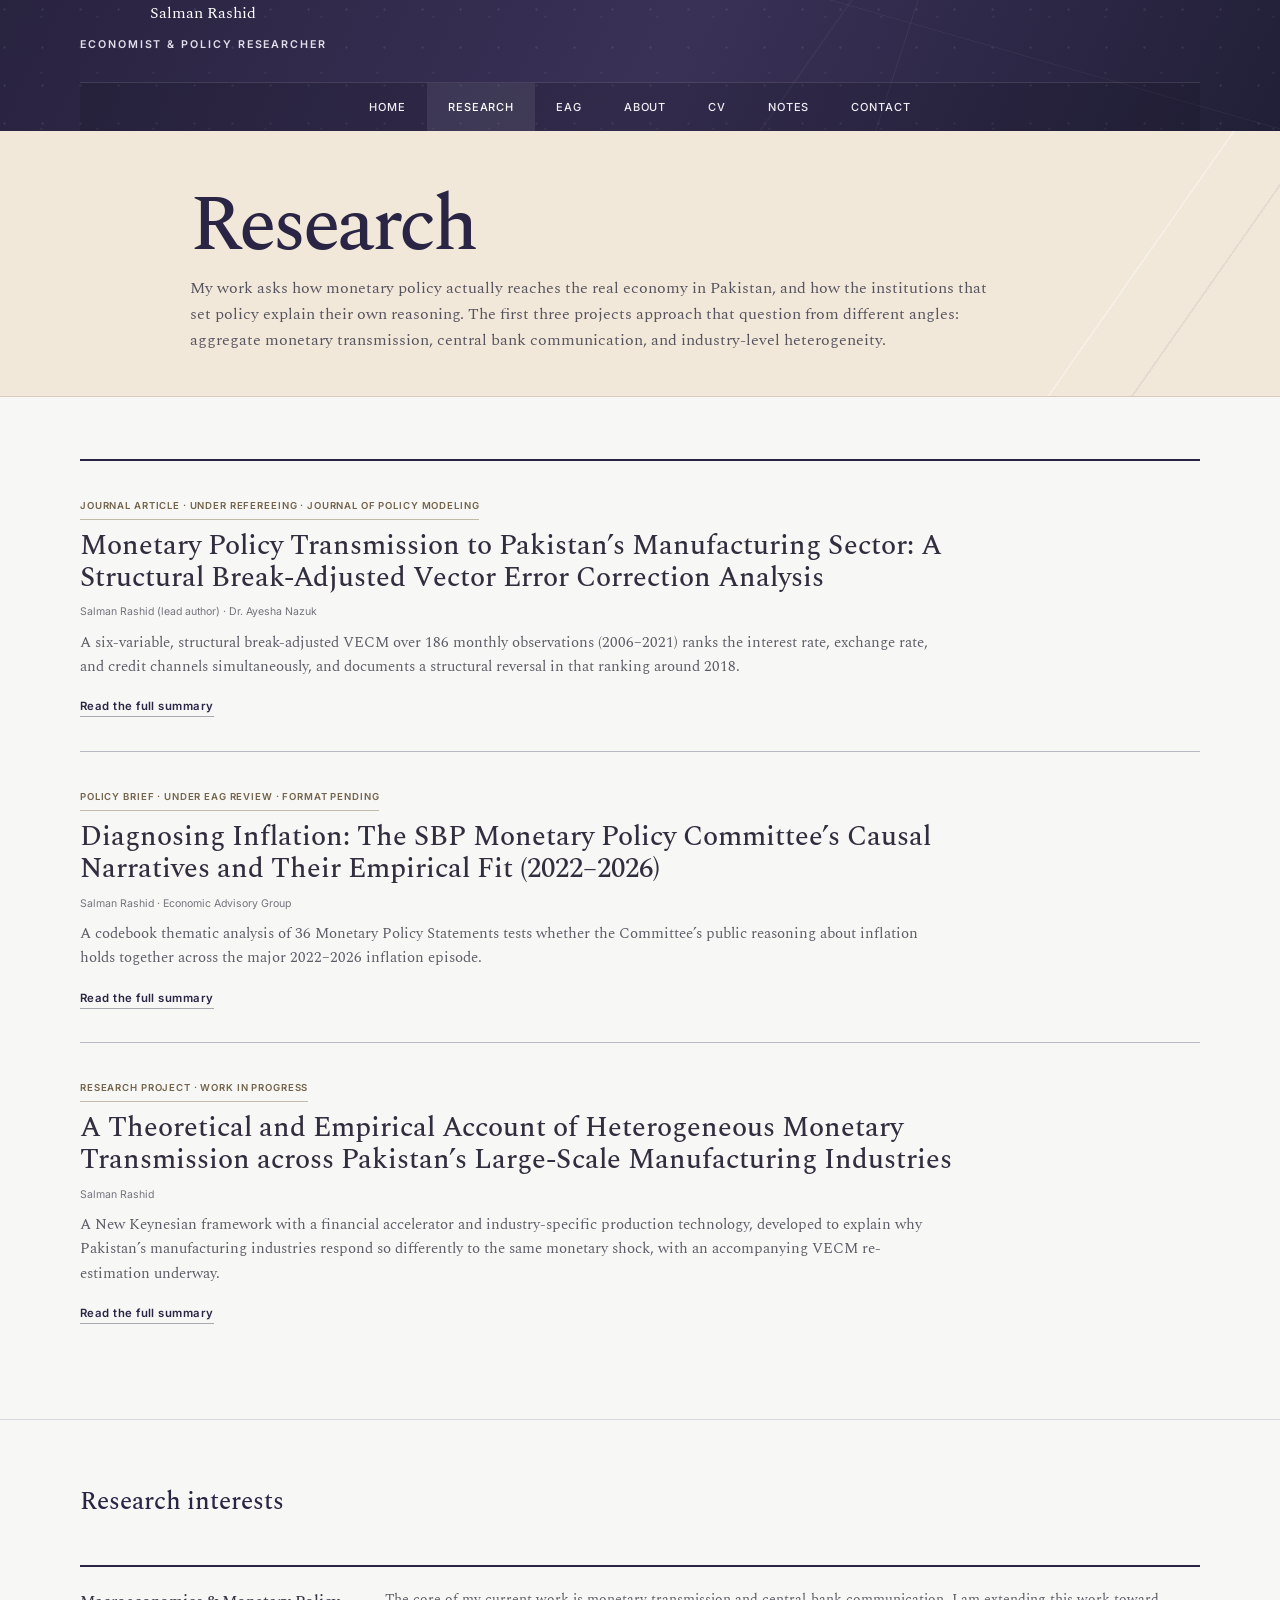
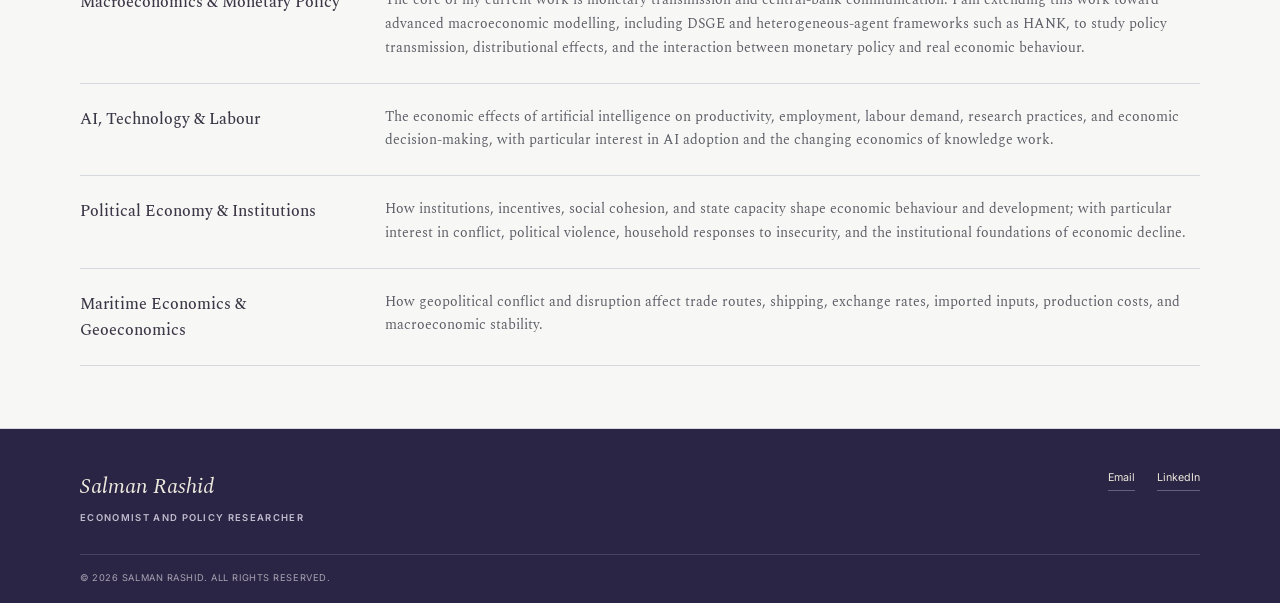
<file: research.html>
<!DOCTYPE html>
<html lang="en">
<head>
<meta charset="UTF-8">
<meta name="viewport" content="width=device-width, initial-scale=1.0">
<title>Research | Salman Rashid</title>
<meta name="description" content="Research overview: monetary policy transmission, central bank communication analysis, and industrial heterogeneity in Pakistan.">
<link rel="stylesheet" href="css/style.css">
</head>
<body>
<header class="site-header">
  <div class="wrap">
    <a href="index.html" class="brand">Salman Rashid
      <span class="brand-sub">ECONOMIST &amp; POLICY RESEARCHER</span>
    </a>
    <button class="nav-toggle" aria-label="Toggle navigation" aria-expanded="false">Menu</button>
    <nav class="main-nav">
      <ul>
        <li><a href="index.html">Home</a></li>
        <li><a href="research.html" aria-current="page">Research</a></li>
        <li><a href="eag.html">EAG</a></li>
        <li><a href="about.html">About</a></li>
        <li><a href="cv.html">CV</a></li>
        <li><a href="notes.html">Notes</a></li>
        <li><a href="contact.html">Contact</a></li>
      </ul>
    </nav>
  </div>
</header>

<section class="page-head">
  <div class="wrap prose">
    <h1>Research</h1>
    <p class="lede">My work asks how monetary policy actually reaches the real economy in Pakistan, and how the institutions that set policy explain their own reasoning. The first three projects approach that question from different angles: aggregate monetary transmission, central bank communication, and industry-level heterogeneity.</p>
  </div>
</section>

<section class="block">
  <div class="wrap">
    <div class="research-grid" style="flex-direction: column;">

      <div class="research-item">
        <span class="status-tag">Journal article &middot; Under refereeing &middot; Journal of Policy Modeling</span>
        <h3>Monetary Policy Transmission to Pakistan&rsquo;s Manufacturing Sector: A Structural Break-Adjusted Vector Error Correction Analysis</h3>
        <p class="authors">Salman Rashid (lead author) &middot; Dr. Ayesha Nazuk</p>
        <p class="desc">A six-variable, structural break-adjusted VECM over 186 monthly observations (2006&ndash;2021) ranks the interest rate, exchange rate, and credit channels simultaneously, and documents a structural reversal in that ranking around 2018.</p>
        <a class="link" href="research-monetary-transmission.html">Read the full summary</a>
      </div>

      <div class="research-item">
        <span class="status-tag">Policy brief &middot; Under EAG review &middot; format pending</span>
        <h3>Diagnosing Inflation: The SBP Monetary Policy Committee&rsquo;s Causal Narratives and Their Empirical Fit (2022&ndash;2026)</h3>
        <p class="authors">Salman Rashid &middot; Economic Advisory Group</p>
        <p class="desc">A codebook thematic analysis of 36 Monetary Policy Statements tests whether the Committee&rsquo;s public reasoning about inflation holds together across the major 2022–2026 inflation episode.</p>
        <a class="link" href="research-diagnosing-inflation.html">Read the full summary</a>
      </div>

      <div class="research-item">
        <span class="status-tag">Research project &middot; Work in progress</span>
        <h3>A Theoretical and Empirical Account of Heterogeneous Monetary Transmission across Pakistan&rsquo;s Large-Scale Manufacturing Industries</h3>
        <p class="authors">Salman Rashid</p>
        <p class="desc">A New Keynesian framework with a financial accelerator and industry-specific production technology, developed to explain why Pakistan&rsquo;s manufacturing industries respond so differently to the same monetary shock, with an accompanying VECM re-estimation underway.</p>
        <a class="link" href="research-heterogeneous-transmission.html">Read the full summary</a>
      </div>



    </div>
  </div>
</section>

<section class="block">
  <div class="wrap">
    <div class="section-head"><h2>Research interests</h2></div>
    <div class="interest-list">
      <div class="interest-row">
        <h4>Macroeconomics &amp; Monetary Policy</h4>
        <p>The core of my current work is monetary transmission and central-bank communication. I am extending this work toward advanced macroeconomic modelling, including DSGE and heterogeneous-agent frameworks such as HANK, to study policy transmission, distributional effects, and the interaction between monetary policy and real economic behaviour.</p>
      </div>
      <div class="interest-row">
        <h4>AI, Technology &amp; Labour</h4>
        <p>The economic effects of artificial intelligence on productivity, employment, labour demand, research practices, and economic decision-making, with particular interest in AI adoption and the changing economics of knowledge work.</p>
      </div>
      <div class="interest-row">
        <h4>Political Economy &amp; Institutions</h4>
        <p>How institutions, incentives, social cohesion, and state capacity shape economic behaviour and development; with particular interest in conflict, political violence, household responses to insecurity, and the institutional foundations of economic decline.</p>
      </div>
      <div class="interest-row">
        <h4>Maritime Economics &amp; Geoeconomics</h4>
        <p>How geopolitical conflict and disruption affect trade routes, shipping, exchange rates, imported inputs, production costs, and macroeconomic stability.</p>
      </div>
    </div>
  </div>
</section>
<footer class="site-footer">
  <div class="wrap">
    <div>
      <div class="f-brand">Salman Rashid</div>
      <div class="f-role">ECONOMIST AND POLICY RESEARCHER</div>
    </div>
    <div class="f-links">
      <a href="mailto:salmann7351@gmail.com">Email</a>
      <a href="https://linkedin.com/in/salman-rashid7351" target="_blank" rel="noopener">LinkedIn</a>
    </div>
  </div>
  <div class="wrap footer-bottom">
    &copy; 2026 Salman Rashid. All rights reserved.
  </div>
</footer>
<script src="js/main.js"></script>
</body>
</html>
</file>
<file: css/style.css>
@font-face{font-family:Spectral;src:url('../assets/fonts/spectral-latin-400-normal.woff2') format('woff2');font-weight:400;font-style:normal;font-display:swap}
@font-face{font-family:Spectral;src:url('../assets/fonts/spectral-latin-500-normal.woff2') format('woff2');font-weight:500;font-style:normal;font-display:swap}
@font-face{font-family:Spectral;src:url('../assets/fonts/spectral-latin-600-normal.woff2') format('woff2');font-weight:600;font-style:normal;font-display:swap}
@font-face{font-family:Spectral;src:url('../assets/fonts/spectral-latin-700-normal.woff2') format('woff2');font-weight:700;font-style:normal;font-display:swap}
@font-face{font-family:Spectral;src:url('../assets/fonts/spectral-latin-400-italic.woff2') format('woff2');font-weight:400;font-style:italic;font-display:swap}
@font-face{font-family:Spectral;src:url('../assets/fonts/spectral-latin-500-italic.woff2') format('woff2');font-weight:500;font-style:italic;font-display:swap}
@font-face{font-family:Inter;src:url('../assets/fonts/inter-latin-400-normal.woff2') format('woff2');font-weight:400;font-style:normal;font-display:swap}
@font-face{font-family:Inter;src:url('../assets/fonts/inter-latin-500-normal.woff2') format('woff2');font-weight:500;font-style:normal;font-display:swap}
@font-face{font-family:Inter;src:url('../assets/fonts/inter-latin-600-normal.woff2') format('woff2');font-weight:600;font-style:normal;font-display:swap}

:root{
  --ink:#2b2b35;
  --ink-soft:#555563;
  --purple:#2a2544;
  --purple-2:#332c51;
  --purple-3:#4c446d;
  --cream:#e7d4bb;
  --cream-2:#f2e8da;
  --paper:#eef0f2;
  --paper-2:#f7f7f5;
  --white:#ffffff;
  --rule:#d5d8de;
  --rule-dark:#b7bac2;
  --gold:#b99456;
  --max:1120px;
  --sans:Inter,Arial,sans-serif;
  --serif:Spectral,Georgia,serif;
}

*{box-sizing:border-box}
html{scroll-behavior:smooth}
body{margin:0;background:var(--paper-2);color:var(--ink);font-family:var(--serif);line-height:1.65}
img{max-width:100%;display:block}
a{color:inherit;text-decoration:none}
p{margin:0 0 1rem}
ul{margin:0 0 1rem}
.wrap{width:min(calc(100% - 56px),var(--max));margin-inline:auto}
.prose{max-width:900px}

/* =========================================================
   Academic professor-style masthead
   ========================================================= */
.site-header{position:relative;background:linear-gradient(115deg,#28233f 0%,#3a3157 52%,#211f37 100%);color:#fff;box-shadow:0 2px 0 rgba(0,0,0,.08)}
.site-header:before,.site-header:after{content:"";position:absolute;pointer-events:none}
.site-header:before{inset:0;background:
  radial-gradient(circle at 12% 25%,rgba(255,255,255,.08) 0 1px,transparent 1.5px),
  radial-gradient(circle at 74% 30%,rgba(255,255,255,.06) 0 1px,transparent 1.5px),
  linear-gradient(125deg,transparent 0 62%,rgba(255,255,255,.035) 62% 62.2%,transparent 62.2% 100%),
  linear-gradient(16deg,transparent 0 74%,rgba(255,255,255,.045) 74% 74.2%,transparent 74.2% 100%);
  background-size:38px 38px,56px 56px,100% 100%,100% 100%;opacity:.9}
.site-header:after{width:330px;height:200px;right:5%;top:0;border-left:1px solid rgba(255,255,255,.08);border-bottom:1px solid rgba(255,255,255,.08);transform:skewX(-18deg);opacity:.8}
.site-header>.wrap{position:relative;z-index:1}
.header-inner{display:flex;flex-direction:column;align-items:center;padding-top:42px}
.brand{display:inline-flex;flex-direction:column;align-items:center;text-align:center;padding:0 0 28px}
.brand-name{font-family:var(--serif);font-size:clamp(2.4rem,5vw,4rem);font-style:italic;font-weight:500;line-height:1.02;letter-spacing:-.025em}
.brand-sub{margin-top:10px;font-family:var(--sans);font-size:.67rem;font-weight:600;letter-spacing:.18em;text-transform:uppercase;color:#e4dfeb}
.nav-toggle{display:none;border:0;background:none;color:#fff;font-family:var(--sans);font-size:.76rem;letter-spacing:.1em;text-transform:uppercase;cursor:pointer}
.main-nav{width:100%;border-top:1px solid rgba(255,255,255,.12);background:rgba(20,18,32,.22)}
.main-nav ul{list-style:none;display:flex;justify-content:center;align-items:center;gap:0;padding:0;margin:0}
.main-nav a{display:block;padding:15px 21px;font-family:var(--sans);font-size:.69rem;font-weight:500;letter-spacing:.08em;text-transform:uppercase;color:#f1eef5;transition:background .18s ease,color .18s ease}
.main-nav a:hover,.main-nav a[aria-current="page"]{background:rgba(255,255,255,.08);color:#fff}

/* =========================================================
   Home page: light professor-profile layout
   ========================================================= */
.hero-home{position:relative;background:var(--paper);border-bottom:1px solid var(--rule);overflow:hidden}
.hero-home:before{content:"";position:absolute;inset:0;background:
  linear-gradient(90deg,transparent 0 72%,rgba(72,72,92,.04) 72% 72.15%,transparent 72.15%),
  linear-gradient(135deg,transparent 0 76%,rgba(72,72,92,.035) 76% 76.12%,transparent 76.12%),
  radial-gradient(circle at 90% 20%,rgba(255,255,255,.75),transparent 32%);pointer-events:none}
.hero-grid{position:relative;z-index:1;display:grid;grid-template-columns:360px 1fr;gap:72px;align-items:center;padding:74px 0 78px}
.portrait-frame{grid-column:1;grid-row:1;margin:0;position:relative}
.portrait-frame:before{content:"";position:absolute;left:18px;top:18px;right:-18px;bottom:-18px;background:var(--cream);z-index:-1}
.portrait-inner{border:8px solid #fff;box-shadow:0 16px 34px rgba(38,39,49,.12);background:#fff}
.portrait-inner img{width:100%;aspect-ratio:1/1.14;object-fit:cover;filter:saturate(.9)}
.portrait-frame figcaption{display:flex;justify-content:space-between;gap:18px;margin-top:15px;padding:0 3px;font-family:var(--sans);font-size:.63rem;text-transform:uppercase;letter-spacing:.12em;color:#6a6b75}
.hero-copy{grid-column:2;grid-row:1}
.eyebrow{display:inline-block;margin-bottom:15px;padding-bottom:7px;border-bottom:1px solid var(--gold);font-family:var(--sans);font-size:.64rem;font-weight:600;letter-spacing:.13em;text-transform:uppercase;color:#635a78}
.hero h1{margin:0;font-size:clamp(3.4rem,7vw,6rem);font-weight:500;letter-spacing:-.045em;line-height:.93;color:var(--purple)}
.hero h1 em{font-style:italic;color:#544b69}
.hero-role{margin:15px 0 3px;font-family:var(--sans);font-size:.88rem;font-weight:600;letter-spacing:.11em;text-transform:uppercase;color:#514c5f}
.hero-position{font-family:var(--sans);font-size:.79rem;color:#6c6b73;margin-bottom:22px}
.hero-lede{max-width:710px;font-size:1.18rem;line-height:1.6;color:#444652}
.hero-actions{display:flex;flex-wrap:wrap;align-items:center;gap:20px;margin-top:28px}
.button{display:inline-flex;align-items:center;justify-content:center;min-height:42px;padding:11px 17px;border:1px solid transparent;font-family:var(--sans);font-size:.68rem;font-weight:600;letter-spacing:.1em;text-transform:uppercase;transition:transform .18s ease,background .18s ease,color .18s ease,border-color .18s ease}
.button:hover{transform:translateY(-1px)}
.button-dark{background:var(--purple);color:#fff}.button-dark:hover{background:#1f1b35}
.button-light{background:#f8f2e7;color:var(--purple);border-color:#f8f2e7}.button-light:hover{background:#fff}
.text-link,.link{font-family:var(--sans);font-size:.71rem;font-weight:600;letter-spacing:.04em;color:var(--purple);border-bottom:1px solid #a7a9b1;padding-bottom:3px}
.text-link span{font-size:.92rem}
.hero-index{display:flex;justify-content:space-between;gap:25px;padding-top:24px;margin-top:26px;border-top:1px solid var(--rule-dark);font-family:var(--sans);font-size:.67rem;text-transform:uppercase;letter-spacing:.08em;color:#7a7b84}
.hero-index strong{font-weight:500;color:#4a4755}

.intro-strip{background:var(--cream);border-bottom:1px solid #d6c1a2}
.intro-grid{display:grid;grid-template-columns:210px 1fr;gap:52px;padding:30px 0}
.intro-kicker{margin:0;font-family:var(--sans);font-size:.66rem;font-weight:600;letter-spacing:.14em;text-transform:uppercase;color:#584a39}
.intro-text{margin:0;font-size:1.05rem;line-height:1.65;color:#4a4136;max-width:830px}

/* =========================================================
   Reusable sections
   ========================================================= */
.section{padding:78px 0;border-bottom:1px solid var(--rule)}
.section-topline{display:flex;justify-content:space-between;align-items:center;gap:22px;margin-bottom:30px;font-family:var(--sans);font-size:.62rem;font-weight:600;letter-spacing:.15em;text-transform:uppercase;color:#767782}
.section-topline a{color:var(--purple)}
.section-title-row{display:grid;grid-template-columns:minmax(0,1fr) 330px;gap:60px;align-items:end;margin-bottom:42px}
.section h2{margin:0;font-size:clamp(2.5rem,5vw,4.15rem);font-weight:500;letter-spacing:-.04em;line-height:.98;color:var(--purple)}
.section-title-row p{margin:0;font-family:var(--sans);font-size:.79rem;line-height:1.7;color:#686a74}

.section-research{background:var(--paper-2)}
.featured-research{display:grid;grid-template-columns:1.15fr .85fr;gap:0;border-top:2px solid var(--purple)}
.research-feature{padding:30px 38px 33px 0}
.research-feature.secondary{border-left:1px solid var(--rule);padding-left:38px}
.research-number{display:inline-flex;align-items:center;justify-content:center;width:32px;height:32px;border:1px solid var(--gold);border-radius:50%;margin-bottom:19px;font-family:var(--sans);font-size:.61rem;font-weight:600;color:#796443}
.status-line,.status-tag,.status-badge{display:inline-block;margin-bottom:10px;padding:4px 0 5px;border-bottom:1px solid #c2bba9;font-family:var(--sans);font-size:.6rem;font-weight:600;letter-spacing:.09em;text-transform:uppercase;color:#73634b}
.research-feature h3{margin:0 0 10px;font-size:1.9rem;font-weight:500;line-height:1.14;color:#302b3b}
.research-feature.secondary h3{font-size:1.62rem}
.research-meta{font-family:var(--sans);font-size:.65rem;line-height:1.55;color:#73747d}
.research-feature p:not(.research-meta){color:#555660;font-size:.93rem;line-height:1.72}
.research-evidence{display:flex;align-items:baseline;gap:13px;margin:21px 0;padding:15px 0;border-top:1px solid var(--rule);border-bottom:1px solid var(--rule)}
.research-evidence strong{font-size:2.3rem;font-weight:500;color:var(--purple);line-height:1}
.research-evidence span{font-family:var(--sans);font-size:.66rem;line-height:1.5;color:#73747d;max-width:230px}
.mini-figure{margin:22px 0;border:1px solid var(--rule);background:#fff;padding:6px}
.mini-figure img{width:100%;aspect-ratio:16/9;object-fit:contain}

.section-interests{background:var(--paper);}
.interest-layout{display:grid;grid-template-columns:320px 1fr;gap:78px}
.interest-layout h2{font-size:3rem}
.interest-list{border-top:2px solid var(--purple)}
.interest-item,.interest-row{display:grid;grid-template-columns:44px 1fr;gap:20px;padding:22px 0;border-bottom:1px solid var(--rule)}
.interest-item>span{font-family:var(--sans);font-size:.61rem;font-weight:600;letter-spacing:.08em;color:#897a60;padding-top:3px}
.interest-item h3{margin:0 0 5px;font-size:1.13rem;font-weight:500;color:#3a3545}
.interest-item p{margin:0;color:#5a5b64;font-size:.88rem;line-height:1.65}

.section-evidence{background:#f6f5f2}
.evidence-grid{display:grid;grid-template-columns:.72fr 1.28fr;gap:58px;align-items:start}
.evidence-copy h2{font-size:3rem;margin-bottom:17px}
.evidence-copy p{max-width:470px;color:#5a5b64;font-size:.96rem}
.evidence-figure{margin:0;border:1px solid var(--rule);background:#fff;padding:8px}
.evidence-figure img{width:100%;aspect-ratio:16/10;object-fit:contain}
.evidence-figure figcaption{padding:10px 8px 2px;font-family:var(--sans);font-size:.62rem;color:#777a84}

.section-eag{background:var(--purple);color:#f7f1e7;border-bottom:none}
.eag-band{display:grid;grid-template-columns:1fr auto;gap:55px;align-items:end}
.section-topline.light{color:#c4bdce}
.section-eag h2{color:#fff0dc;font-size:3.25rem}
.section-eag p{max-width:720px;color:#d9d2de;font-size:.98rem;line-height:1.75}

.section-path{background:var(--paper-2)}
.profile-grid{display:grid;grid-template-columns:1fr 1fr;gap:88px}
.profile-grid h2{font-size:3.35rem}
.profile-grid h2 em{font-weight:400;color:#5f5870}
.profile-facts{border-top:2px solid var(--purple)}
.profile-facts div{display:flex;justify-content:space-between;gap:25px;padding:15px 0;border-bottom:1px solid var(--rule);font-family:var(--sans);font-size:.7rem}
.profile-facts span{color:#7a7b84}.profile-facts strong{font-weight:500;text-align:right;max-width:64%;color:#4d4e59}
.profile-facts .text-link{display:inline-block;margin-top:25px}

/* Feedback */
.section-feedback{background:var(--cream-2)}
.feedback-grid{max-width:820px}
.feedback-form-card{background:#fff;border:1px solid #d8cbb9;padding:30px;box-shadow:0 8px 24px rgba(50,45,60,.05)}
.feedback-label{margin-bottom:18px;font-family:var(--sans);font-size:.66rem;font-weight:600;letter-spacing:.12em;text-transform:uppercase;color:#6e624f}
.comment-form{display:grid;gap:15px}
.comment-form label{display:grid;gap:7px;font-family:var(--sans);font-size:.67rem;font-weight:600;letter-spacing:.05em;color:#5f606a}
.comment-form label span{color:#8d6a3f}
.comment-form label small{font-weight:400;color:#888a92}
.comment-form input,.comment-form textarea{width:100%;border:1px solid #cfd1d6;background:#fbfbfa;color:var(--ink);padding:12px 13px;font:400 .83rem/1.5 var(--sans);outline:none;transition:border-color .18s ease,box-shadow .18s ease}
.comment-form input:focus,.comment-form textarea:focus{border-color:#817897;box-shadow:0 0 0 3px rgba(72,64,100,.08)}
.comment-form textarea{resize:vertical;min-height:150px}
.comment-form .button{justify-self:start;margin-top:4px}
.form-note{margin:0;font-family:var(--sans);font-size:.64rem;line-height:1.6;color:#7e8088}
.form-status{margin:0;font-family:var(--sans);font-size:.7rem;color:#5c5e69}
.hp-field{display:none!important}

/* =========================================================
   Inner pages
   ========================================================= */
.page-head{padding:58px 0 42px;background:var(--cream-2);border-bottom:1px solid #d9cbbb;position:relative;overflow:hidden}
.page-head:after{content:"";position:absolute;right:0;top:0;width:280px;height:100%;background:linear-gradient(125deg,transparent 0 50%,rgba(255,255,255,.32) 50% 50.5%,transparent 50.5% 68%,rgba(77,66,104,.08) 68% 68.5%,transparent 68.5% 100%);pointer-events:none}
.page-head .wrap{position:relative;z-index:1}
.page-head h1{margin:0 0 10px;font-size:clamp(3rem,6vw,5rem);font-weight:500;letter-spacing:-.045em;line-height:.98;color:var(--purple)}
.page-head .lede{margin:0;font-size:1rem;max-width:820px;color:#55535e}
.block{padding:62px 0;border-bottom:1px solid var(--rule)}
.section-head{display:flex;justify-content:space-between;align-items:baseline;gap:30px;margin-bottom:28px}
.section-head h2,.paper-section h2,.cv-section h2{margin:0 0 14px;font-size:1.55rem;font-weight:500;color:var(--purple)}
.view-all{font-family:var(--sans);font-size:.67rem;color:var(--purple);border-bottom:1px solid #b7b4bd}
.research-grid{display:flex;flex-direction:column}
.research-item{padding:30px 0 32px;border-top:1px solid var(--rule-dark)}
.research-item:first-child{border-top:2px solid var(--purple)}
.research-item h3{margin:0 0 9px;max-width:940px;font-size:1.75rem;line-height:1.16;font-weight:500;color:#332e3f}
.research-item .authors{margin:0 0 10px;font-family:var(--sans);font-size:.66rem;color:#73747d}
.research-item .desc{margin:0 0 13px;color:#5b5c66;font-size:.92rem;max-width:860px}
.interest-row{grid-template-columns:270px 1fr;gap:35px}
.interest-row h4{margin:0;font-size:1rem;font-weight:500;color:#3c3747}.interest-row p{margin:0;color:#5c5d66;font-size:.9rem}
.panel{background:#f7f3eb;border:1px solid #ded2c1;padding:25px}
.paper-meta{display:flex;flex-wrap:wrap;gap:8px 24px;margin-top:15px;font-family:var(--sans);font-size:.66rem;color:#747681}
.paper-section{padding:32px 0;border-bottom:1px solid var(--rule);max-width:860px}
.paper-section p,.paper-section li{color:#555660;font-size:.94rem}
.paper-section strong{color:#3d3947}
.stat-row{display:flex;gap:46px;flex-wrap:wrap}.stat .num{font-size:2.2rem;color:var(--purple)}.stat .label{font-family:var(--sans);font-size:.64rem;color:#777984;max-width:190px}
.evidence{border:1px solid var(--rule);background:#fff;padding:7px}.evidence figcaption{padding:9px 7px 1px;font-family:var(--sans);font-size:.63rem;color:#777984}


.research-stage{display:grid;grid-template-columns:repeat(5,minmax(0,1fr));gap:0;margin-top:24px;border-top:1px solid #cfc3b6;border-bottom:1px solid #cfc3b6;background:rgba(255,255,255,.35)}
.research-stage>div{padding:13px 14px;border-right:1px solid #d9cec1}.research-stage>div:last-child{border-right:0}.research-stage span{display:block;margin-bottom:4px;font-family:var(--sans);font-size:.56rem;font-weight:600;letter-spacing:.1em;text-transform:uppercase;color:#81766f}.research-stage strong{font-family:var(--sans);font-size:.68rem;line-height:1.45;font-weight:500;color:#514b58}
.callout{padding:16px 18px;background:#f7f1e7;border-left:3px solid var(--gold);color:#5d554a!important}
@media(max-width:920px){.research-stage{grid-template-columns:repeat(2,1fr)}.research-stage>div:nth-child(2n){border-right:0}.research-stage>div{border-bottom:1px solid #d9cec1}.research-stage>div:last-child{grid-column:1/-1;border-bottom:0}}
@media(max-width:700px){.research-stage{grid-template-columns:1fr}.research-stage>div{border-right:0;border-bottom:1px solid #d9cec1}.research-stage>div:last-child{grid-column:auto;border-bottom:0}}

/* CV */
.cv-section{padding:31px 0;border-bottom:1px solid var(--rule)}
.cv-title{font-size:1.05rem;font-weight:500;color:#3e3948}.cv-meta{font-family:var(--sans);font-size:.64rem;color:#777984;margin:4px 0 8px}.cv-entry{margin-bottom:26px}.cv-entry:last-child{margin-bottom:0}.cv-entry ul{padding-left:20px}.cv-entry li,.skills-grid p{color:#565761;font-size:.88rem;line-height:1.65}.skills-grid{display:grid;grid-template-columns:1fr 1fr;gap:25px}.skills-grid h4{margin:0 0 5px;font-family:var(--sans);font-size:.65rem;text-transform:uppercase;letter-spacing:.09em;color:#70617f}

/* About / contact / timeline */
.timeline{border-top:2px solid var(--purple)}
.timeline-item{display:grid;grid-template-columns:170px 1fr;gap:24px;padding:17px 0;border-bottom:1px solid var(--rule)}
.timeline-item .date{font-family:var(--sans);font-size:.65rem;color:#777984}.timeline-item strong{font-size:.95rem;font-weight:500;color:#403a4a}.timeline-item p{margin:5px 0 0;color:#5b5c66;font-size:.87rem}
.contact-grid{display:grid;grid-template-columns:repeat(2,1fr);gap:30px}.contact-item{padding:21px 22px;background:#fff;border:1px solid var(--rule)}.contact-item .label{margin-bottom:8px;font-family:var(--sans);font-size:.6rem;font-weight:600;text-transform:uppercase;letter-spacing:.11em;color:#777984}.contact-item .value{font-size:1rem}

/* Footer */
.site-footer{background:var(--purple);color:#eee9de;padding:40px 0 18px}.footer-main,.site-footer>.wrap:first-child{display:flex;justify-content:space-between;align-items:flex-start;gap:30px;padding-bottom:28px}.footer-name,.f-brand{font-family:var(--serif);font-size:1.35rem;font-style:italic}.footer-role,.f-role{margin-top:5px;font-family:var(--sans);font-size:.59rem;font-weight:600;letter-spacing:.14em;color:#c2bccf}.footer-contact,.f-links{display:flex;gap:22px;font-family:var(--sans);font-size:.67rem}.footer-contact a,.f-links a{border-bottom:1px solid #685f7c;color:#efe9dd;padding-bottom:3px}.footer-bottom{display:flex;justify-content:space-between;gap:25px;padding-top:15px;border-top:1px solid #4a4261;font-family:var(--sans);font-size:.58rem;letter-spacing:.06em;text-transform:uppercase;color:#aaa3b4}

/* Links, focus, responsive */
a:focus-visible,button:focus-visible,input:focus-visible,textarea:focus-visible{outline:2px solid var(--gold);outline-offset:3px}
@media(max-width:920px){
  .hero-grid{grid-template-columns:300px 1fr;gap:50px}
  .featured-research{grid-template-columns:1fr}
  .research-feature.secondary{border-left:0;border-top:1px solid var(--rule);padding-left:0}
  .interest-layout{grid-template-columns:1fr;gap:40px}
  .evidence-grid,.profile-grid{grid-template-columns:1fr;gap:40px}
  .eag-band{grid-template-columns:1fr;align-items:start}
  .section-title-row{grid-template-columns:1fr;gap:18px}
}
@media(max-width:700px){
  .wrap{width:min(calc(100% - 36px),var(--max))}
  .header-inner{align-items:stretch;padding-top:28px}
  .brand{align-items:flex-start;text-align:left;padding-bottom:20px}
  .brand-name{font-size:2.6rem}
  .brand-sub{font-size:.58rem}
  .nav-toggle{display:block;align-self:flex-end;margin:-48px 0 14px;padding:7px 0}
  .main-nav{display:none;border-top:1px solid rgba(255,255,255,.12)}
  .main-nav.open{display:block}
  .main-nav ul{flex-direction:column;align-items:stretch}
  .main-nav a{padding:12px 7px}
  .hero-grid{grid-template-columns:1fr;gap:46px;padding:52px 0 58px}
  .portrait-frame{grid-column:1;grid-row:1;max-width:350px;width:100%;justify-self:center}
  .hero-copy{grid-column:1;grid-row:2}
  .hero h1{font-size:4rem}
  .hero-lede{font-size:1.04rem}
  .hero-index{flex-direction:column;gap:6px}
  .intro-grid{grid-template-columns:1fr;gap:9px}
  .section{padding:56px 0}
  .section h2,.section-eag h2,.profile-grid h2,.evidence-copy h2{font-size:2.65rem}
  .research-feature{padding-right:0}
  .interest-row{grid-template-columns:1fr;gap:8px}
  .footer-main,.site-footer>.wrap:first-child,.footer-bottom{flex-direction:column;gap:15px}
  .contact-grid,.skills-grid{grid-template-columns:1fr}
  .timeline-item{grid-template-columns:1fr;gap:6px}
  .page-head{padding:45px 0 32px}
  .page-head h1{font-size:3.15rem}
  .feedback-form-card{padding:22px}
}
@media(prefers-reduced-motion:reduce){html{scroll-behavior:auto}.button{transition:none}}
</file>
